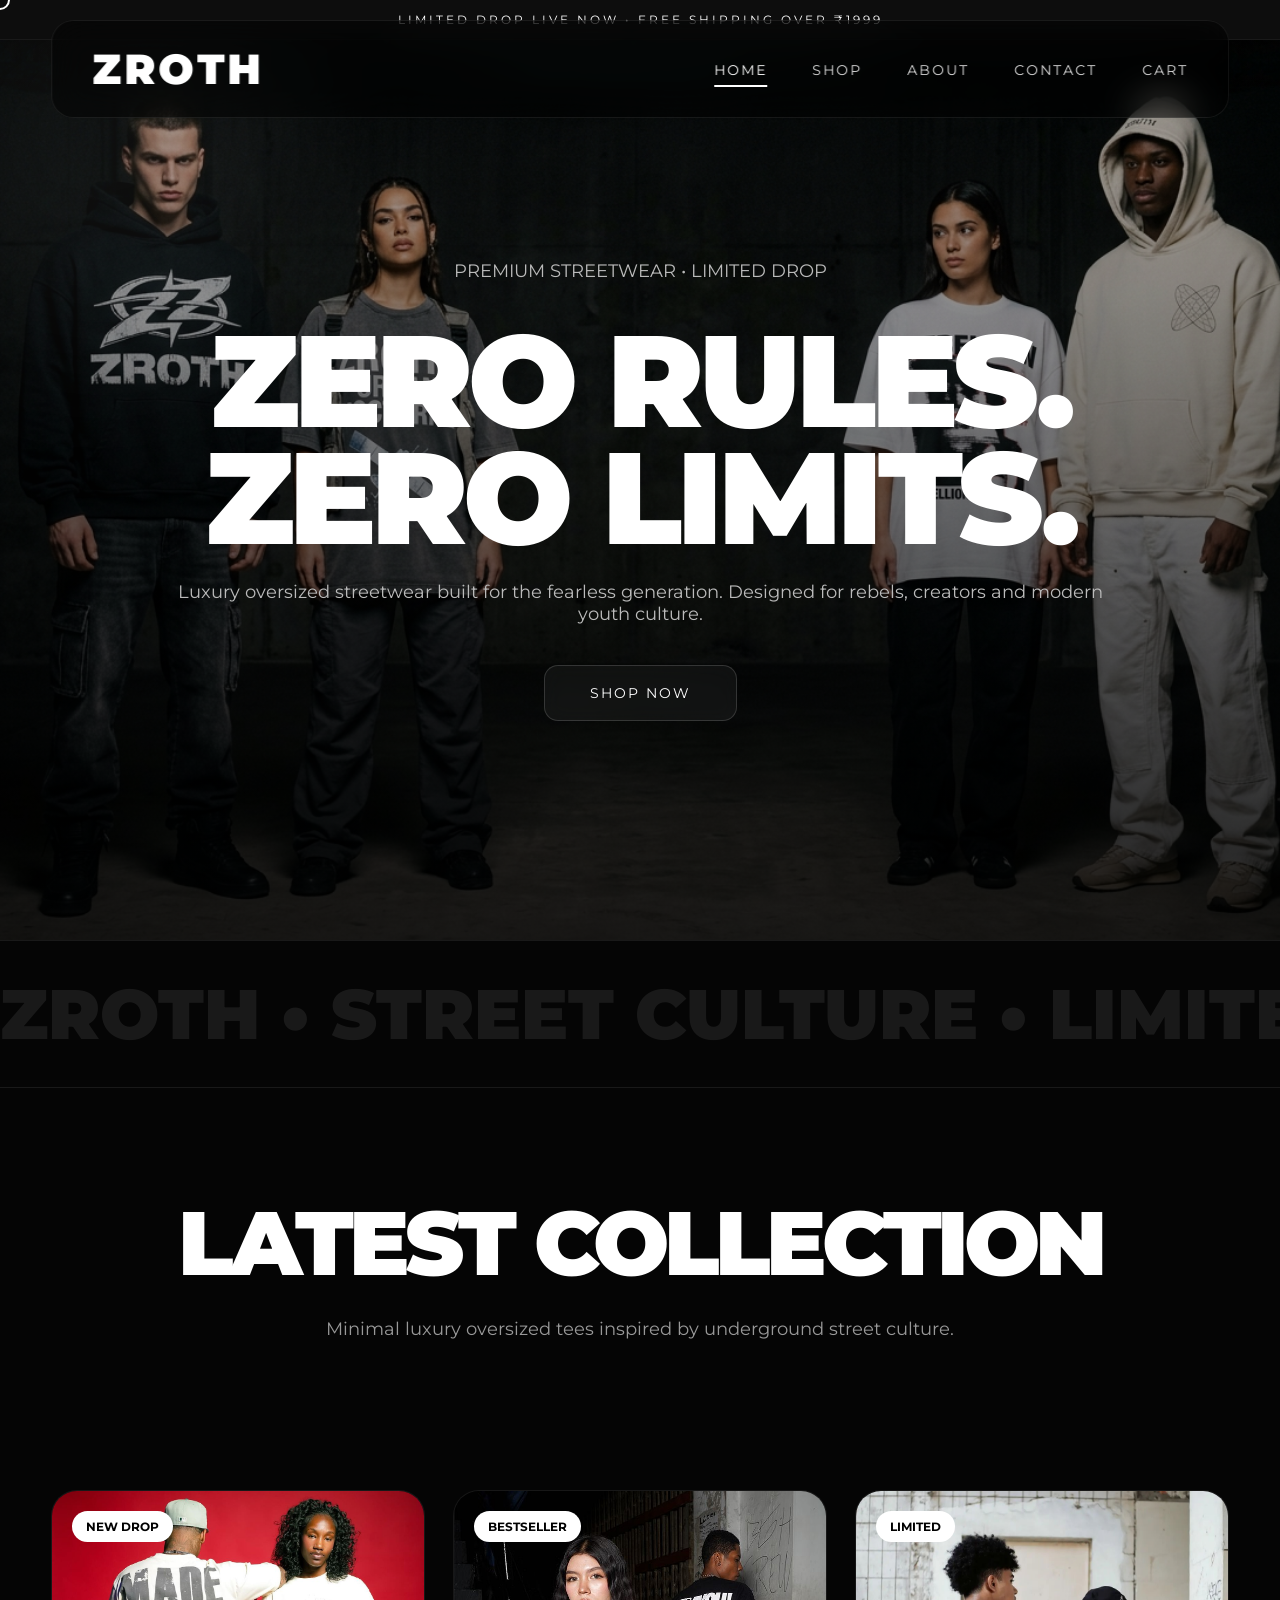
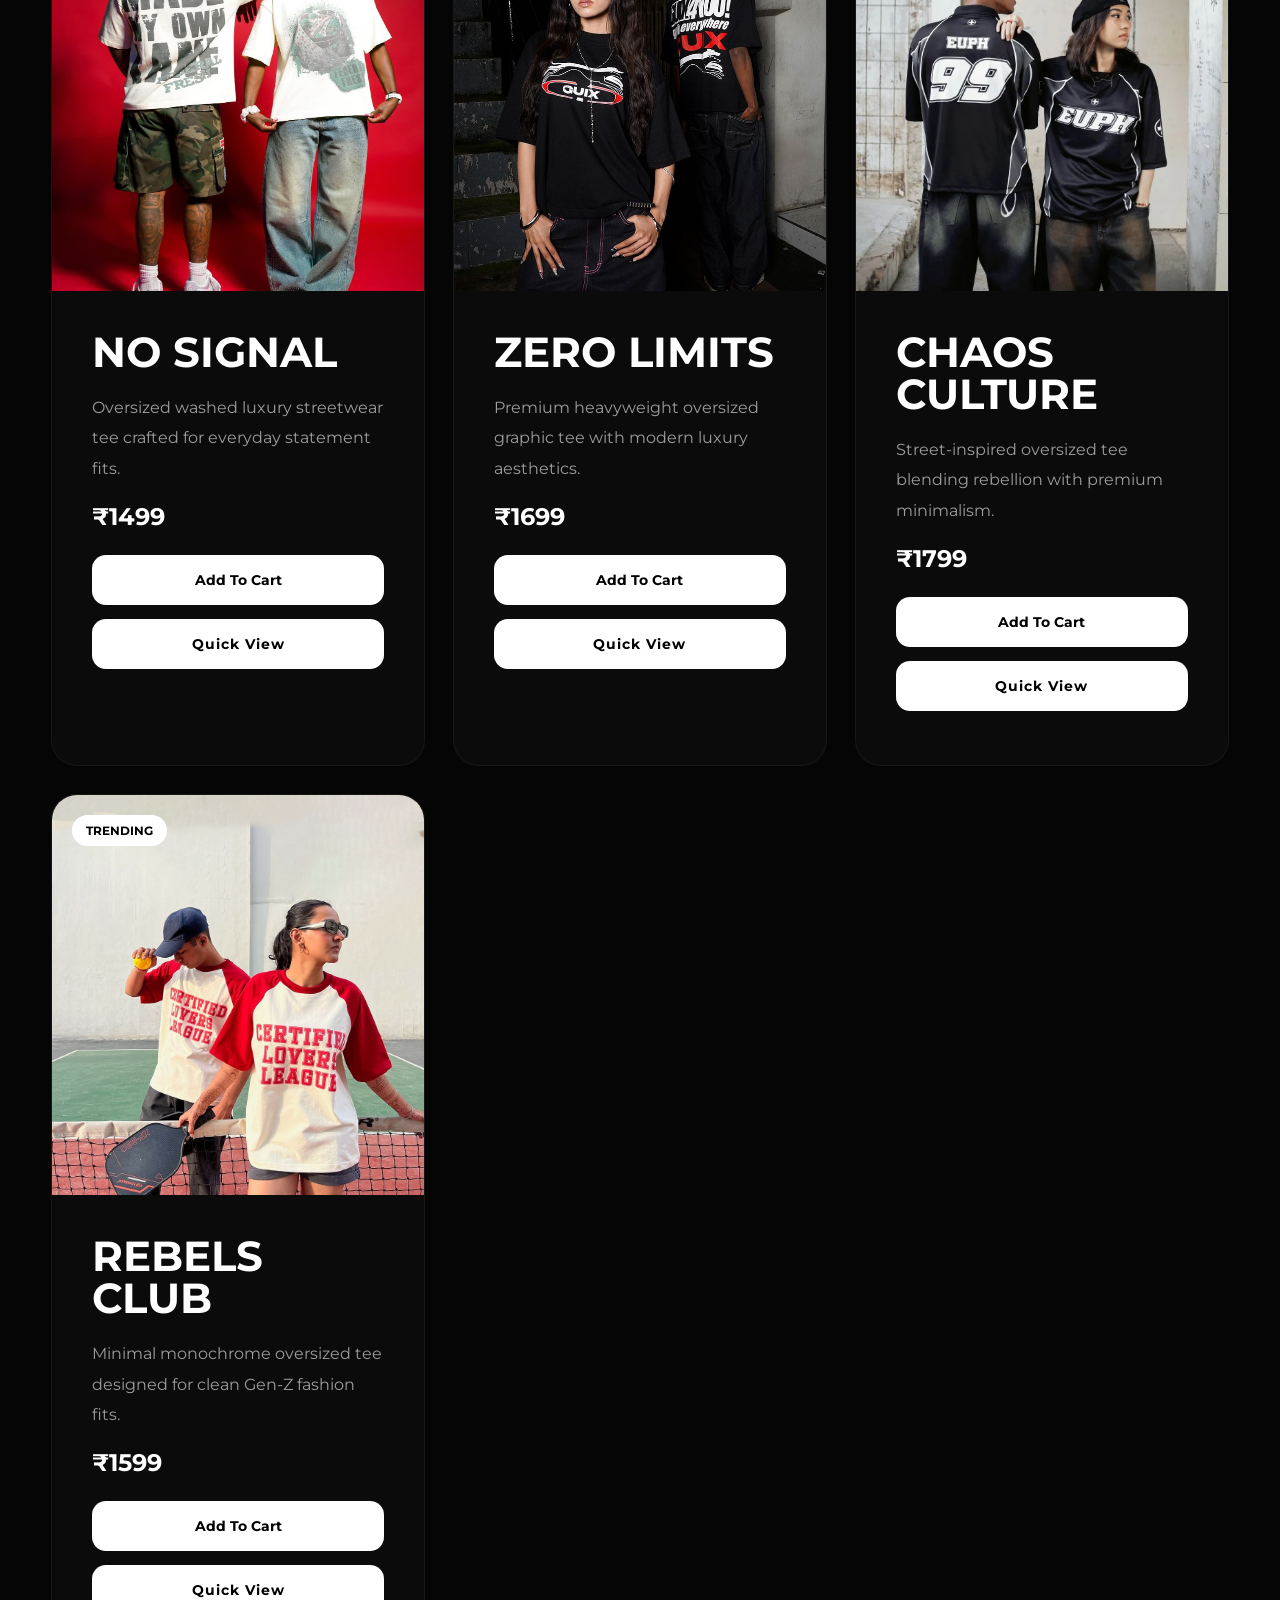
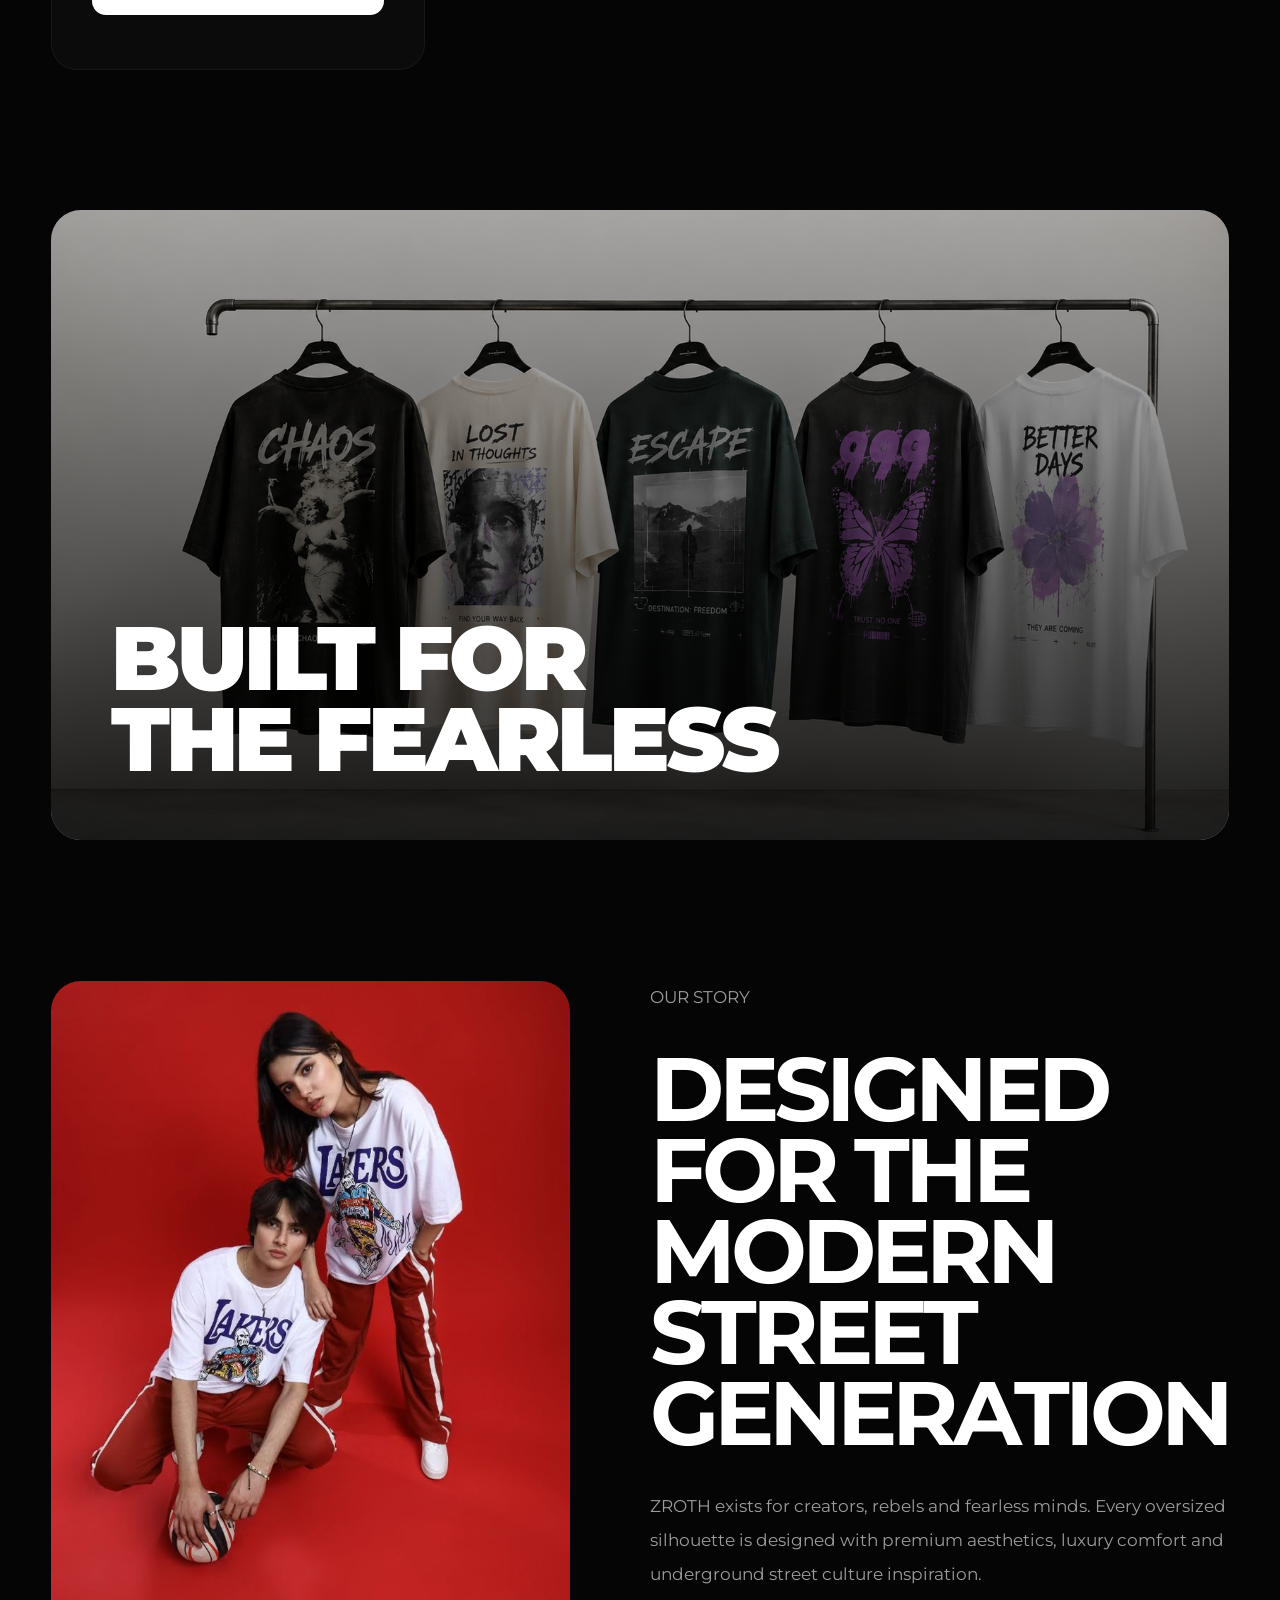
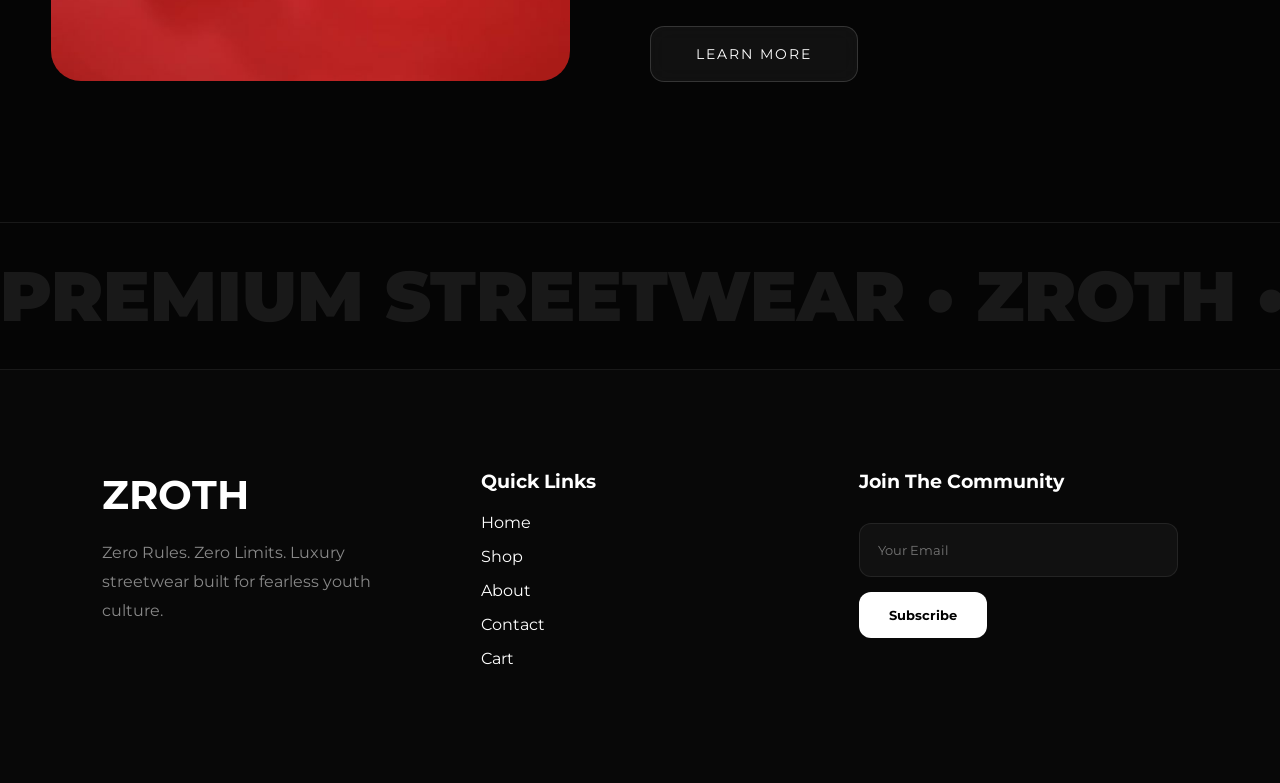
<file: index.html>
<!DOCTYPE html>
<html lang="en">

<head>

<meta charset="UTF-8">
<meta name="viewport" content="width=device-width, initial-scale=1.0">

<title>ZROTH — Zero Rules. Zero Limits.</title>

<link rel="stylesheet" href="css/style.css">
<link rel="stylesheet" href="css/responsive.css">
<link rel="stylesheet" href="css/animations.css">

<link rel="preconnect" href="https://fonts.googleapis.com">

<link href="https://fonts.googleapis.com/css2?family=Montserrat:wght@300;400;500;700;900&display=swap" rel="stylesheet">

</head>

<body>

<!-- LOADER -->

<div class="loader">
<h1>ZROTH</h1>
</div>

<!-- CUSTOM CURSOR -->

<div class="cursor"></div>

<!-- ANNOUNCEMENT -->

<div class="announcement">
LIMITED DROP LIVE NOW • FREE SHIPPING OVER ₹1999
</div>

<!-- NAVBAR -->

<header>

<nav class="navbar">

<div class="logo">
<a href="index.html">ZROTH</a>
</div>

<ul class="nav-links">

<li><a href="index.html" class="active">HOME</a></li>

<li><a href="shop.html">SHOP</a></li>

<li><a href="about.html">ABOUT</a></li>

<li><a href="contact.html">CONTACT</a></li>

<li><a href="cart.html">CART</a></li>

</ul>

</nav>

</header>

<!-- HERO SECTION -->

<section class="hero">

<div class="hero-content">

<p class="shop-tag">
PREMIUM STREETWEAR • LIMITED DROP
</p>

<h1>
ZERO RULES.<br>
ZERO LIMITS.
</h1>

<p>
Luxury oversized streetwear built for the fearless generation.
Designed for rebels, creators and modern youth culture.
</p>

<a href="shop.html" class="btn">
SHOP NOW
</a>

</div>

</section>

<!-- MARQUEE -->

<section class="marquee">

<div class="marquee-track">

ZROTH • STREET CULTURE • LIMITED DROP • PREMIUM OVERSIZED T-SHIRTS • ZERO RULES • ZERO LIMITS • ZROTH •

</div>

</section>

<!-- COLLECTION TITLE -->

<section class="section-title">

<h2>
LATEST COLLECTION
</h2>

<p>
Minimal luxury oversized tees inspired by underground street culture.
</p>

</section>

<!-- PRODUCTS -->

<section class="products">

<!-- PRODUCT 1 -->

<div class="card">

<div class="badge">
NEW DROP
</div>

<img src="assets/product1.jpg" alt="">

<div class="product-info">

<h3>
NO SIGNAL
</h3>

<p>
Oversized washed luxury streetwear tee crafted for everyday statement fits.
</p>

<span>
₹1499
</span>

<button class="add-to-cart">
Add To Cart
</button>

<button class="quick-btn"
onclick="window.location.href='product.html?id=1'">
Quick View
</button>

</div>

</div>

<!-- PRODUCT 2 -->

<div class="card">

<div class="badge">
BESTSELLER
</div>

<img src="assets/product2.jpg" alt="">

<div class="product-info">

<h3>
ZERO LIMITS
</h3>

<p>
Premium heavyweight oversized graphic tee with modern luxury aesthetics.
</p>

<span>
₹1699
</span>

<button class="add-to-cart">
Add To Cart
</button>

<button class="quick-btn"
onclick="window.location.href='product.html?id=2'">
Quick View
</button>

</div>

</div>

<!-- PRODUCT 3 -->

<div class="card">

<div class="badge">
LIMITED
</div>

<img src="assets/product3.jpg" alt="">

<div class="product-info">

<h3>
CHAOS CULTURE
</h3>

<p>
Street-inspired oversized tee blending rebellion with premium minimalism.
</p>

<span>
₹1799
</span>

<button class="add-to-cart">
Add To Cart
</button>

<button class="quick-btn"
onclick="window.location.href='product.html?id=3'">
Quick View
</button>

</div>

</div>

<!-- PRODUCT 4 -->

<div class="card">

<div class="badge">
TRENDING
</div>

<img src="assets/product4.jpg" alt="">

<div class="product-info">

<h3>
REBELS CLUB
</h3>

<p>
Minimal monochrome oversized tee designed for clean Gen-Z fashion fits.
</p>

<span>
₹1599
</span>

<button class="add-to-cart">
Add To Cart
</button>

<button class="quick-btn"
onclick="window.location.href='product.html?id=4'">
Quick View
</button>

</div>

</div>

</section>

<!-- BANNER SECTION -->

<section class="banner-section">

<img src="assets/banner.jpg" alt="">

<div class="banner-overlay">

<h2>
BUILT FOR<br>
THE FEARLESS
</h2>

</div>

</section>

<!-- EDITORIAL -->

<section class="editorial">

<div class="editorial-image">

<img src="assets/model1.jpg" alt="">

</div>

<div class="editorial-text">

<p class="shop-tag">
OUR STORY
</p>

<h2>
DESIGNED FOR THE MODERN STREET GENERATION
</h2>

<p>

ZROTH exists for creators, rebels and fearless minds.
Every oversized silhouette is designed with premium aesthetics,
luxury comfort and underground street culture inspiration.

</p>

<a href="about.html" class="btn">
LEARN MORE
</a>

</div>

</section>

<!-- SECOND MARQUEE -->

<section class="marquee">

<div class="marquee-track">

PREMIUM STREETWEAR • ZROTH • LUXURY OVERSIZED TEES • FEARLESS CULTURE • LIMITED COLLECTION •

</div>

</section>

<!-- FOOTER -->

<footer>

<div class="footer-grid">

<div>

<h2>
ZROTH
</h2>

<p>
Zero Rules. Zero Limits.
Luxury streetwear built for fearless youth culture.
</p>

</div>

<div>

<h3>
Quick Links
</h3>

<ul>

<li><a href="index.html">Home</a></li>

<li><a href="shop.html">Shop</a></li>

<li><a href="about.html">About</a></li>

<li><a href="contact.html">Contact</a></li>

<li><a href="cart.html">Cart</a></li>

</ul>

</div>

<div>

<h3>
Join The Community
</h3>

<input type="email" placeholder="Your Email">

<button>
Subscribe
</button>

</div>

</div>

</footer>

<script src="js/app.js"></script>

</body>
</html>
</file>
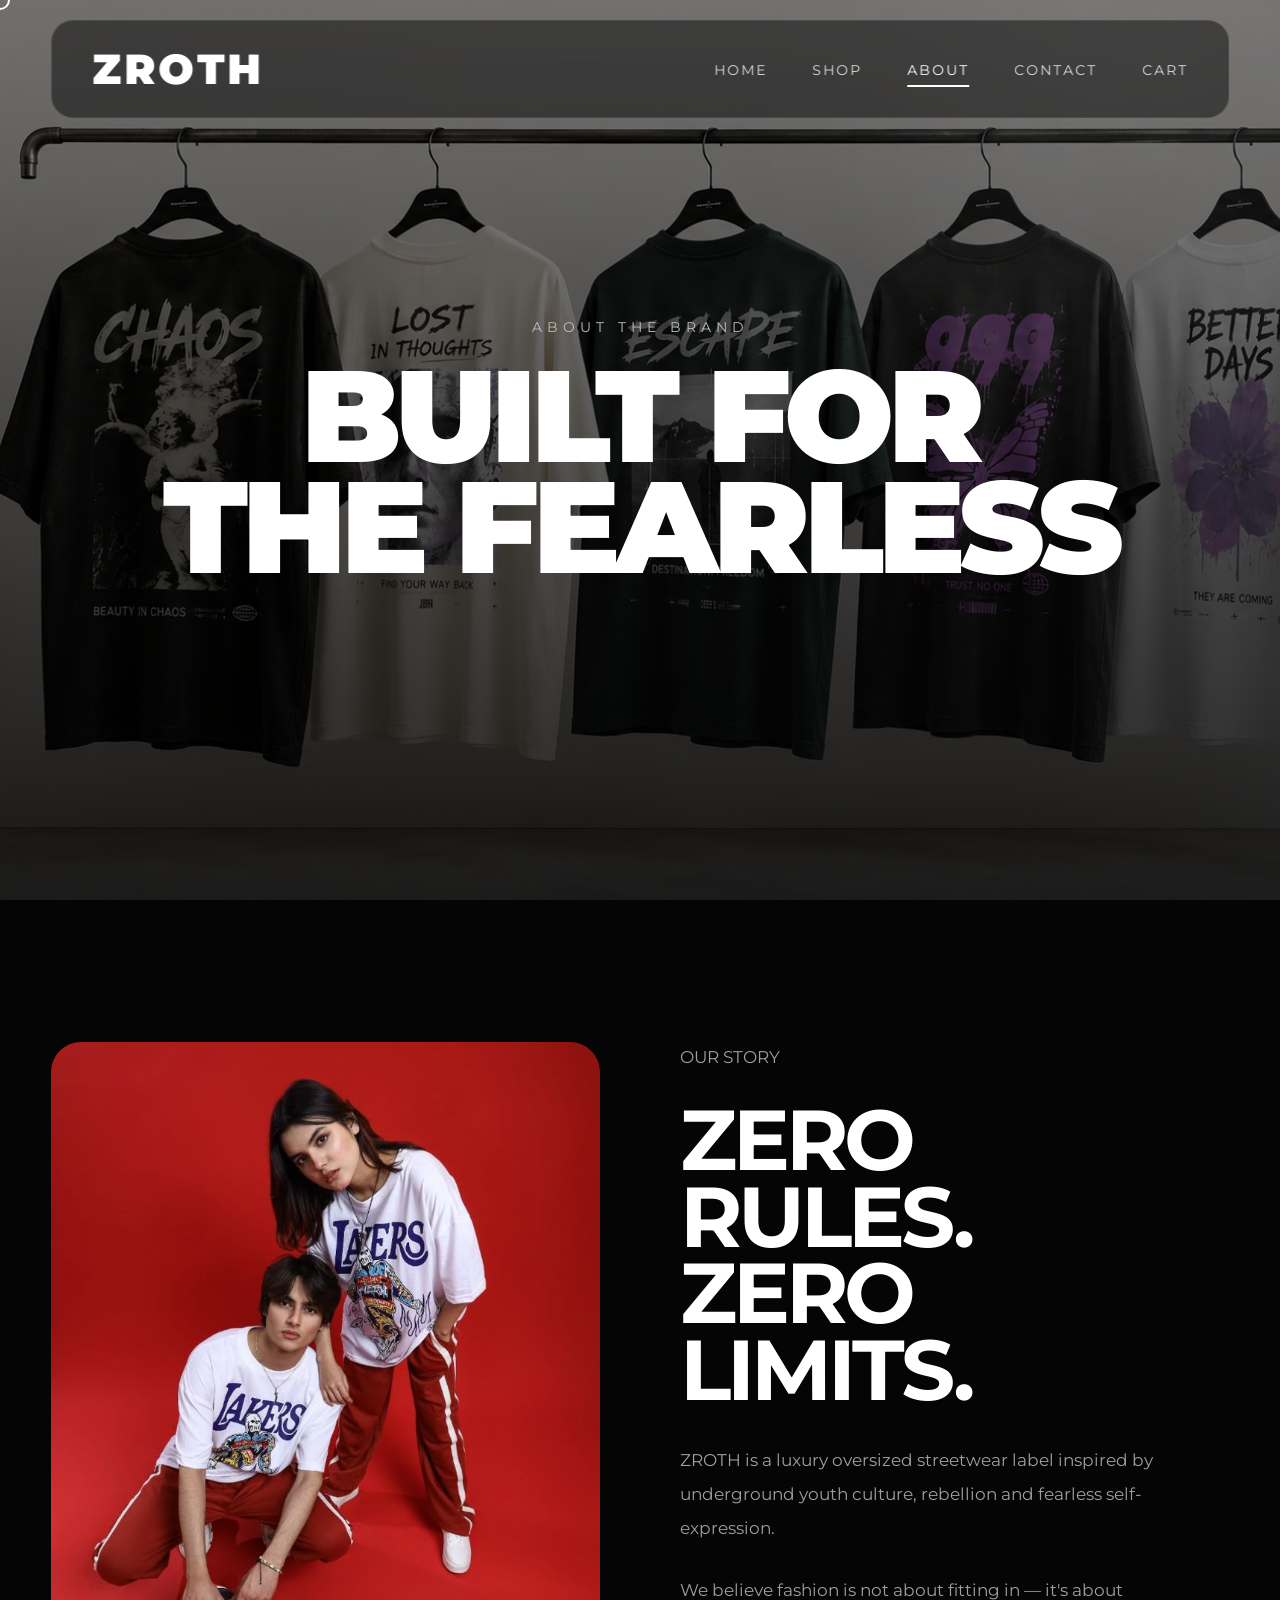
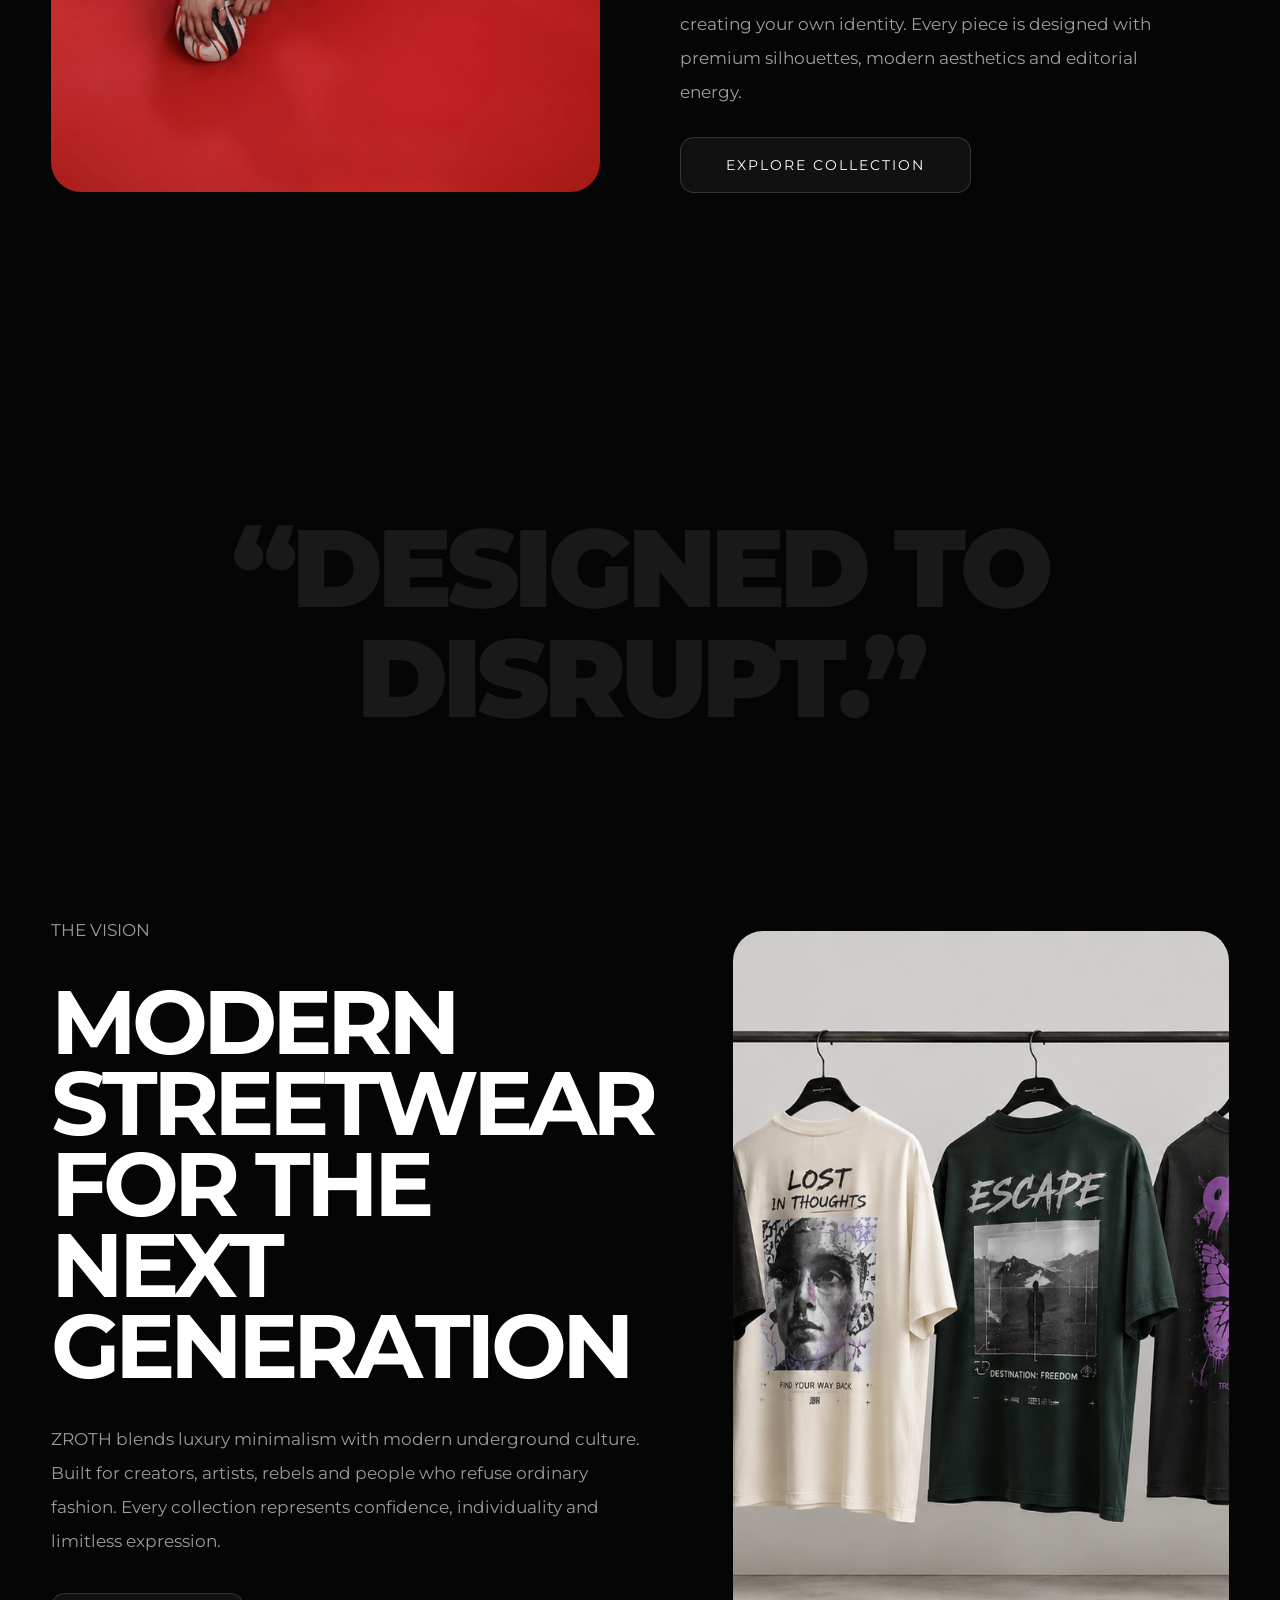
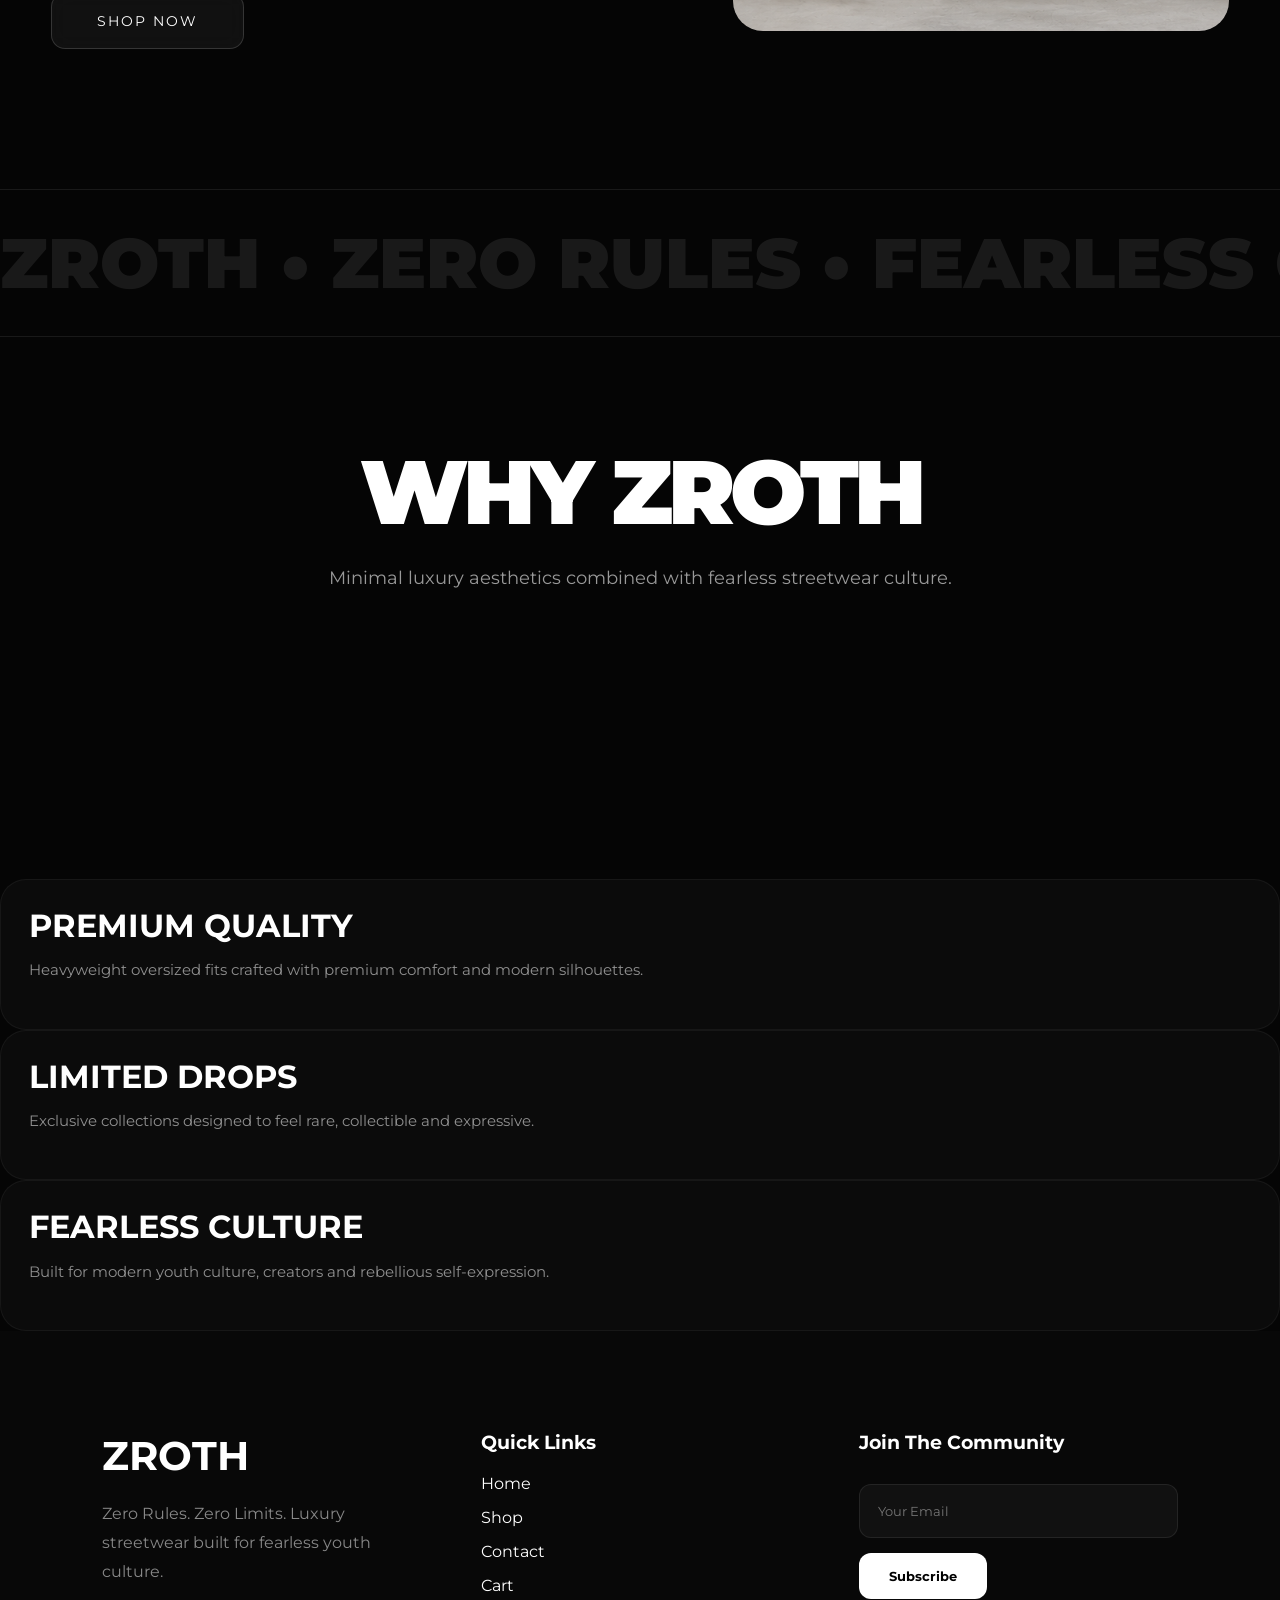
<file: about.html>
<!DOCTYPE html>
<html lang="en">

<head>

<meta charset="UTF-8">
<meta name="viewport" content="width=device-width, initial-scale=1.0">

<title>About — ZROTH</title>

<link rel="stylesheet" href="css/style.css">
<link rel="stylesheet" href="css/responsive.css">
<link rel="stylesheet" href="css/animations.css">

<link rel="preconnect" href="https://fonts.googleapis.com">

<link href="https://fonts.googleapis.com/css2?family=Montserrat:wght@300;400;500;700;900&display=swap" rel="stylesheet">

</head>

<body>

<!-- LOADER -->

<div class="loader">
<h1>ZROTH</h1>
</div>

<!-- CUSTOM CURSOR -->

<div class="cursor"></div>

<!-- NAVBAR -->

<header>

<nav class="navbar">

<div class="logo">
<a href="index.html">ZROTH</a>
</div>

<ul class="nav-links">

<li><a href="index.html">HOME</a></li>

<li><a href="shop.html">SHOP</a></li>

<li><a href="about.html" class="active">ABOUT</a></li>

<li><a href="contact.html">CONTACT</a></li>

<li><a href="cart.html">CART</a></li>

</ul>

</nav>

</header>

<!-- HERO -->

<section class="about-hero">

<div class="overlay"></div>

<div class="about-content">

<p class="small-text">
ABOUT THE BRAND
</p>

<h1>
BUILT FOR<br>
THE FEARLESS
</h1>

</div>

</section>

<!-- STORY SECTION -->

<section class="about-grid">

<div class="about-image">

<img src="assets/model1.jpg" alt="">

</div>

<div class="about-text">

<p class="shop-tag">
OUR STORY
</p>

<h2>
ZERO RULES.<br>
ZERO LIMITS.
</h2>

<p>

ZROTH is a luxury oversized streetwear label inspired by underground youth culture, rebellion and fearless self-expression.

</p>

<p>

We believe fashion is not about fitting in —
it's about creating your own identity.
Every piece is designed with premium silhouettes,
modern aesthetics and editorial energy.

</p>

<a href="shop.html" class="btn">
EXPLORE COLLECTION
</a>

</div>

</section>

<!-- QUOTE SECTION -->

<section class="quote-section">

<h2>
“DESIGNED TO DISRUPT.”
</h2>

</section>

<!-- SECOND EDITORIAL -->

<section class="editorial">

<div class="editorial-text">

<p class="shop-tag">
THE VISION
</p>

<h2>
MODERN STREETWEAR FOR THE NEXT GENERATION
</h2>

<p>

ZROTH blends luxury minimalism with modern underground culture.
Built for creators, artists, rebels and people who refuse ordinary fashion.

Every collection represents confidence, individuality and limitless expression.

</p>

<a href="shop.html" class="btn">
SHOP NOW
</a>

</div>

<div class="editorial-image">

<img src="assets/banner.jpg" alt="">

</div>

</section>

<!-- MARQUEE -->

<section class="marquee">

<div class="marquee-track">

ZROTH • ZERO RULES • FEARLESS CULTURE • PREMIUM STREETWEAR • LUXURY OVERSIZED FASHION •

</div>

</section>

<!-- VALUES SECTION -->

<section class="section-title">

<h2>
WHY ZROTH
</h2>

<p>
Minimal luxury aesthetics combined with fearless streetwear culture.
</p>

</section>

<!-- <section class="products"> -->
     <section class="products about-page-cards"></section>

<!-- CARD 1 -->

<div class="card">

<div class="product-info">

<h3>
PREMIUM QUALITY
</h3>

<p>

Heavyweight oversized fits crafted with premium comfort and modern silhouettes.

</p>

</div>

</div>

<!-- CARD 2 -->

<div class="card">

<div class="product-info">

<h3>
LIMITED DROPS
</h3>

<p>

Exclusive collections designed to feel rare, collectible and expressive.

</p>

</div>

</div>

<!-- CARD 3 -->

<div class="card">

<div class="product-info">

<h3>
FEARLESS CULTURE
</h3>

<p>

Built for modern youth culture, creators and rebellious self-expression.

</p>

</div>

</div>

</section>

<!-- FOOTER -->

<footer>

<div class="footer-grid">

<div>

<h2>
ZROTH
</h2>

<p>

Zero Rules. Zero Limits.
Luxury streetwear built for fearless youth culture.

</p>

</div>

<div>

<h3>
Quick Links
</h3>

<ul>

<li><a href="index.html">Home</a></li>

<li><a href="shop.html">Shop</a></li>

<li><a href="contact.html">Contact</a></li>

<li><a href="cart.html">Cart</a></li>

</ul>

</div>

<div>

<h3>
Join The Community
</h3>

<input type="email" placeholder="Your Email">

<button>
Subscribe
</button>

</div>

</div>

</footer>

<script src="js/app.js"></script>

</body>
</html>
</file>
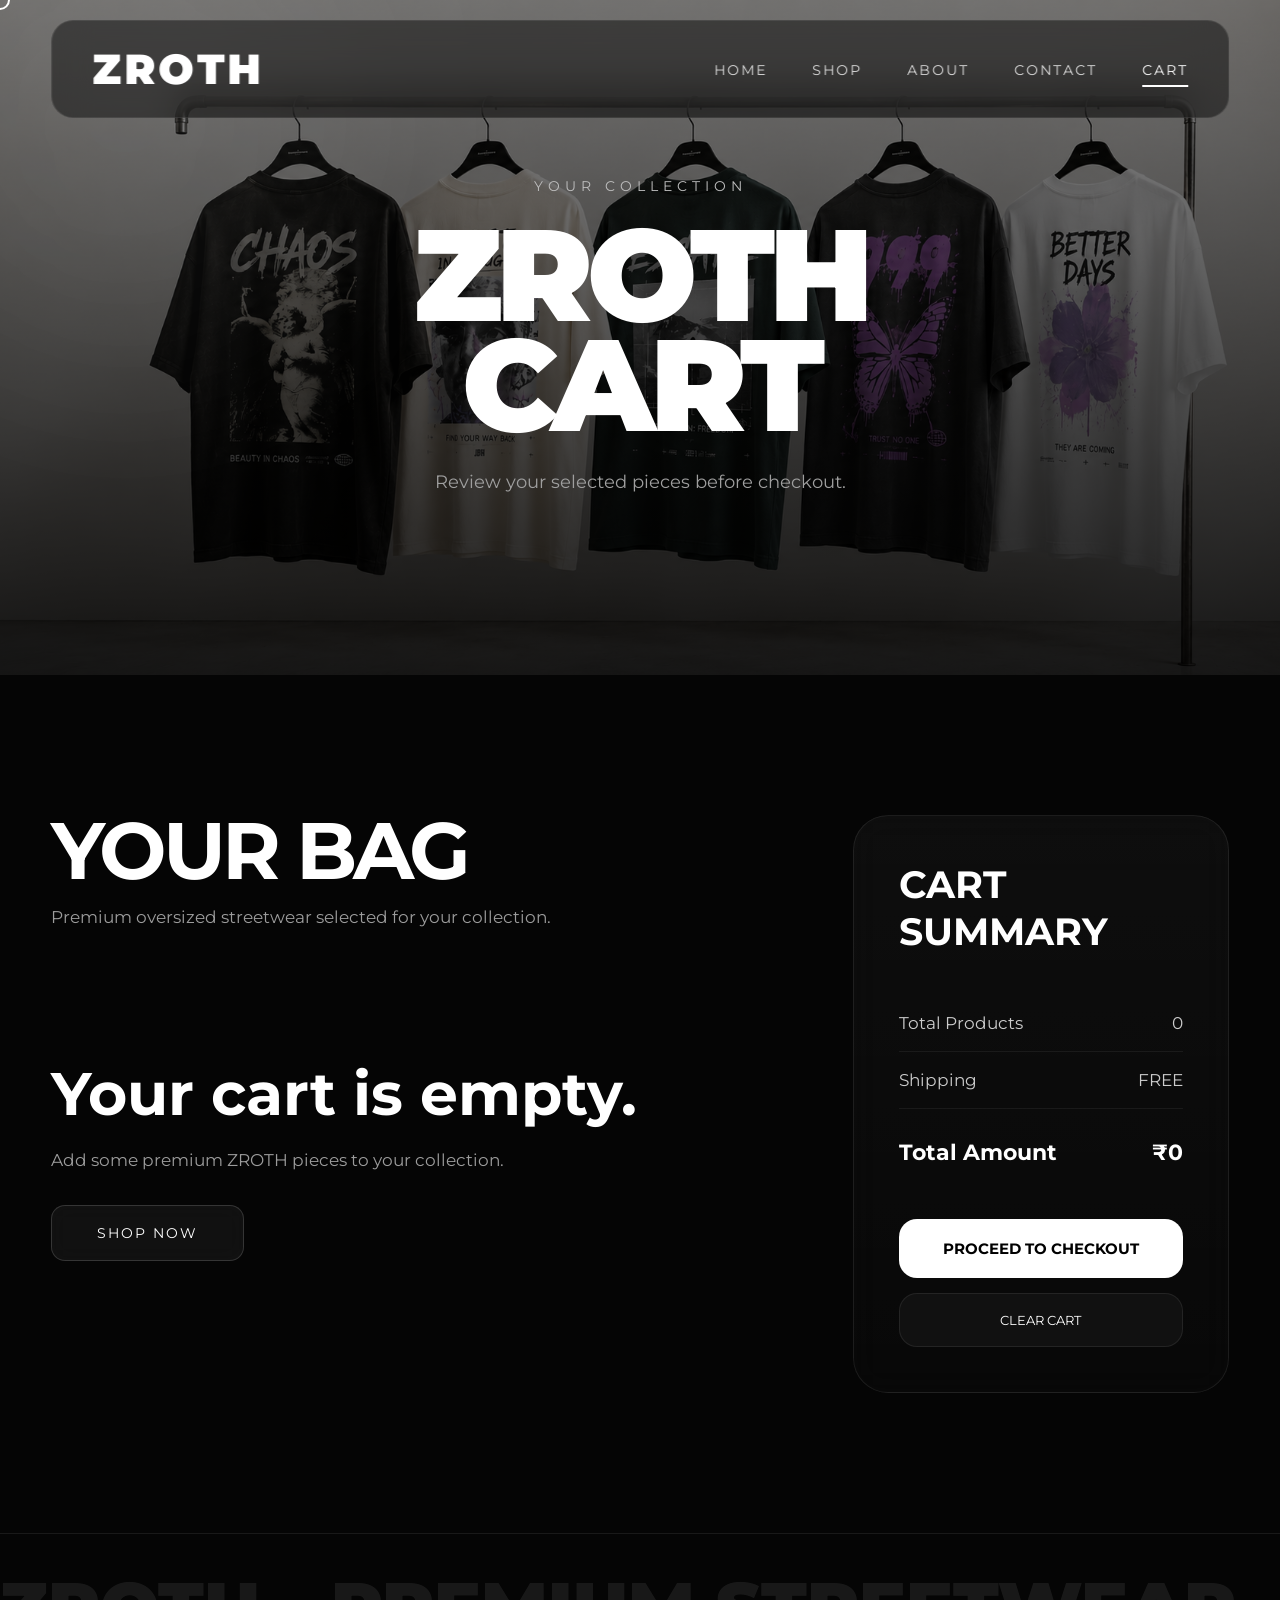
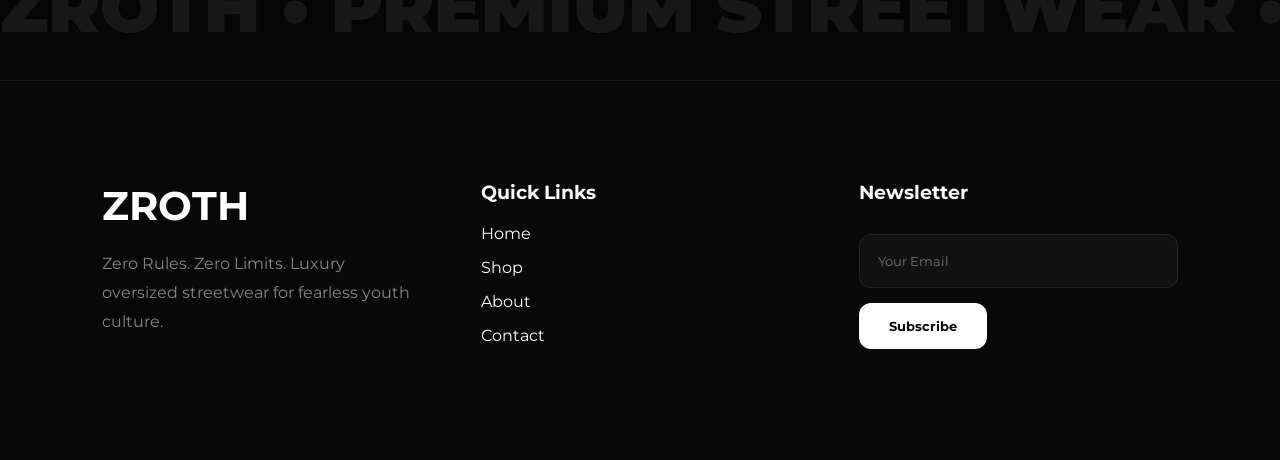
<file: cart.html>
<!DOCTYPE html>
<html lang="en">

<head>

<meta charset="UTF-8">
<meta name="viewport" content="width=device-width, initial-scale=1.0">

<title>Cart — ZROTH</title>

<link rel="stylesheet" href="css/style.css">
<link rel="stylesheet" href="css/responsive.css">
<link rel="stylesheet" href="css/animations.css">

<link rel="preconnect" href="https://fonts.googleapis.com">

<link href="https://fonts.googleapis.com/css2?family=Montserrat:wght@300;400;500;700;900&display=swap" rel="stylesheet">

</head>

<body>

<!-- LOADER -->

<div class="loader">
<h1>ZROTH</h1>
</div>

<!-- CURSOR -->

<div class="cursor"></div>

<!-- NAVBAR -->

<header>

<nav class="navbar">

<div class="logo">
<a href="index.html">ZROTH</a>
</div>

<ul class="nav-links">

<li><a href="index.html">HOME</a></li>

<li><a href="shop.html">SHOP</a></li>

<li><a href="about.html">ABOUT</a></li>

<li><a href="contact.html">CONTACT</a></li>

<li><a href="cart.html" class="active">CART</a></li>

</ul>

</nav>

</header>

<!-- HERO -->

<section class="contact-hero cart-hero">

<div class="overlay"></div>

<div class="contact-hero-content">

<p class="small-text">
YOUR COLLECTION
</p>

<h1>
ZROTH<br>
CART
</h1>

<p class="contact-subtext">

Review your selected pieces before checkout.

</p>

</div>

</section>

<!-- CART -->

<section class="cart-page">

<!-- LEFT -->

<div>

<div class="cart-header">

<h1>
YOUR BAG
</h1>

<p>
Premium oversized streetwear selected for your collection.
</p>

</div>

<div id="cartItems"></div>

</div>

<!-- RIGHT -->

<div class="cart-summary">

<h2>
CART SUMMARY
</h2>

<div class="summary-row">

<span>Total Products</span>

<span id="totalProducts">
0
</span>

</div>

<div class="summary-row">

<span>Shipping</span>

<span>
FREE
</span>

</div>

<div class="summary-row total-row">

<span>Total Amount</span>

<span id="totalPrice">
₹0
</span>

</div>

<button class="checkout-btn">
PROCEED TO CHECKOUT
</button>

<button class="clear-cart-btn" onclick="clearCart()">
CLEAR CART
</button>

</div>

</section>

<!-- MARQUEE -->

<section class="marquee">

<div class="marquee-track">

ZROTH • PREMIUM STREETWEAR • LIMITED DROP • FEARLESS CULTURE • OVERSIZED FASHION •

</div>

</section>

<!-- FOOTER -->

<footer>

<div class="footer-grid">

<div>

<h2>
ZROTH
</h2>

<p>
Zero Rules. Zero Limits.
Luxury oversized streetwear for fearless youth culture.
</p>

</div>

<div>

<h3>
Quick Links
</h3>

<ul>

<li><a href="index.html">Home</a></li>

<li><a href="shop.html">Shop</a></li>

<li><a href="about.html">About</a></li>

<li><a href="contact.html">Contact</a></li>

</ul>

</div>

<div>

<h3>
Newsletter
</h3>

<input type="email" placeholder="Your Email">

<button>
Subscribe
</button>

</div>

</div>

</footer>

<script>

let cart = JSON.parse(localStorage.getItem("zrothCart")) || [];

const cartContainer = document.getElementById("cartItems");

const totalPrice = document.getElementById("totalPrice");

const totalProducts = document.getElementById("totalProducts");

function renderCart(){

cartContainer.innerHTML = "";

let total = 0;

if(cart.length === 0){

cartContainer.innerHTML = `

<div class="empty-cart">

<h2>
Your cart is empty.
</h2>

<p>
Add some premium ZROTH pieces to your collection.
</p>

<a href="shop.html" class="btn">
SHOP NOW
</a>

</div>

`;

totalPrice.innerText = "₹0";
totalProducts.innerText = "0";

return;

}

cart.forEach((item,index)=>{

total += parseInt(item.price.replace("₹",""));

cartContainer.innerHTML += `

<div class="cart-item">

<img src="${item.image}">

<div class="cart-info">

<h3>${item.name}</h3>

<p>${item.price}</p>

<p>Size: ${item.size}</p>

</div>

<button class="remove-btn" onclick="removeItem(${index})">
REMOVE
</button>

</div>

`;

});

totalPrice.innerText = "₹" + total;

totalProducts.innerText = cart.length;

}

function removeItem(index){

cart.splice(index,1);

localStorage.setItem("zrothCart",JSON.stringify(cart));

renderCart();

}

function clearCart(){

cart = [];

localStorage.setItem("zrothCart",JSON.stringify(cart));

renderCart();

}

renderCart();

</script>

<script src="js/app.js"></script>

</body>
</html>
</file>
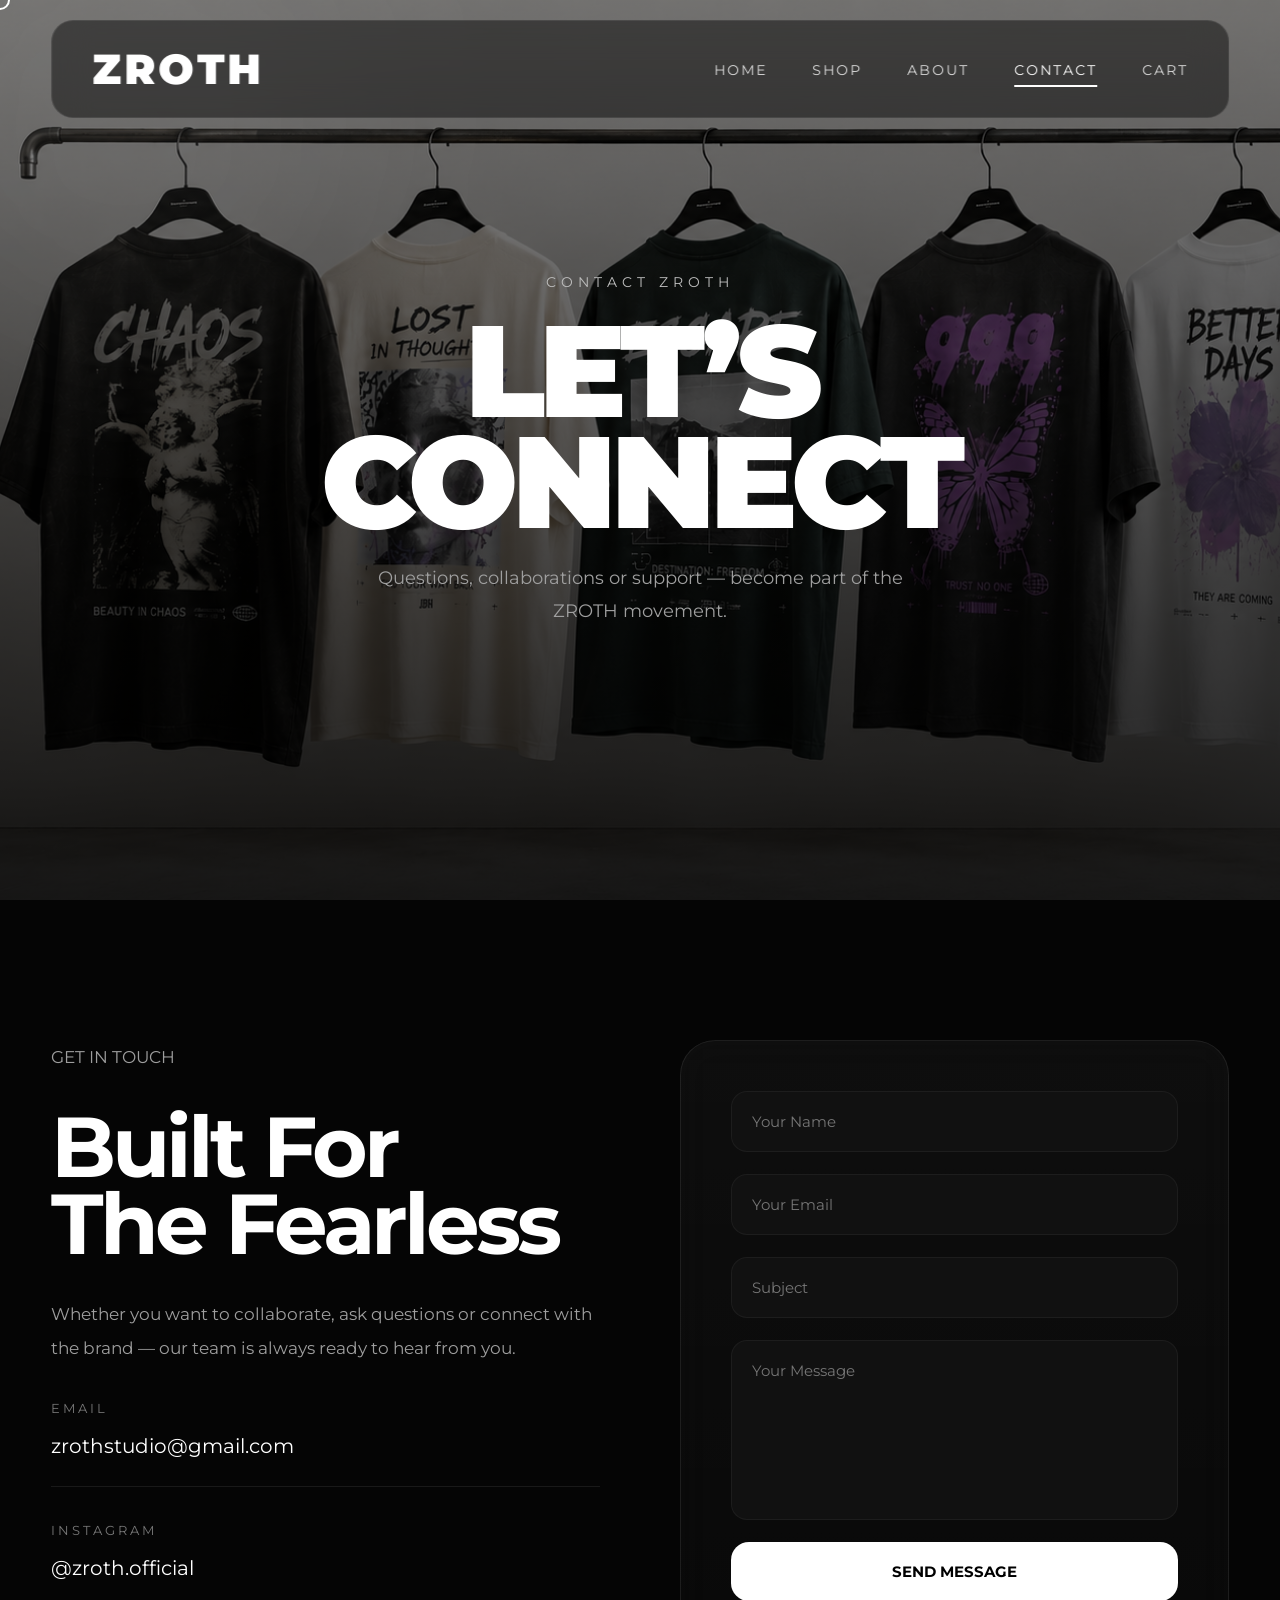
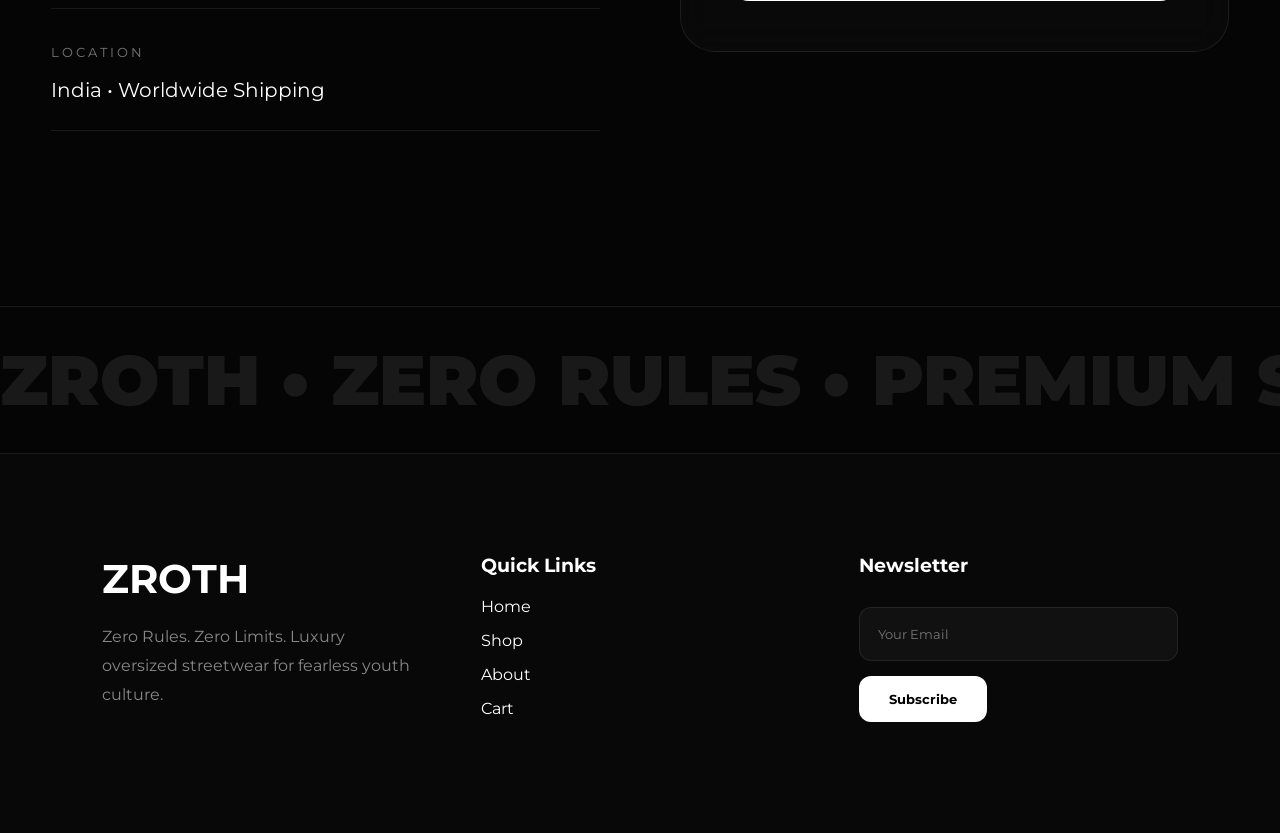
<file: contact.html>
<!DOCTYPE html>
<html lang="en">

<head>

<meta charset="UTF-8">
<meta name="viewport" content="width=device-width, initial-scale=1.0">

<title>Contact — ZROTH</title>

<link rel="stylesheet" href="css/style.css">
<link rel="stylesheet" href="css/responsive.css">
<link rel="stylesheet" href="css/animations.css">

<link rel="preconnect" href="https://fonts.googleapis.com">

<link href="https://fonts.googleapis.com/css2?family=Montserrat:wght@300;400;500;700;900&display=swap" rel="stylesheet">

</head>

<body>

<!-- LOADER -->

<div class="loader">
<h1>ZROTH</h1>
</div>

<!-- CURSOR -->

<div class="cursor"></div>

<!-- NAVBAR -->

<header>

<nav class="navbar">

<div class="logo">
<a href="index.html">ZROTH</a>
</div>

<ul class="nav-links">

<li><a href="index.html">HOME</a></li>

<li><a href="shop.html">SHOP</a></li>

<li><a href="about.html">ABOUT</a></li>

<li><a href="contact.html" class="active">CONTACT</a></li>

<li><a href="cart.html">CART</a></li>

</ul>

</nav>

</header>

<!-- HERO -->

<section class="contact-hero">

<div class="overlay"></div>

<div class="contact-hero-content">

<p class="small-text">
CONTACT ZROTH
</p>

<h1>
LET’S<br>
CONNECT
</h1>

<p class="contact-subtext">

Questions, collaborations or support —
become part of the ZROTH movement.

</p>

</div>

</section>

<!-- CONTACT SECTION -->

<section class="contact-wrapper">

<!-- LEFT -->

<div class="contact-info">

<p class="shop-tag">
GET IN TOUCH
</p>

<h2>
Built For<br>
The Fearless
</h2>

<p>

Whether you want to collaborate,
ask questions or connect with the brand —
our team is always ready to hear from you.

</p>

<div class="contact-box">

<span>Email</span>

<p>
zrothstudio@gmail.com
</p>

</div>

<div class="contact-box">

<span>Instagram</span>

<p>
@zroth.official
</p>

</div>

<div class="contact-box">

<span>Location</span>

<p>
India • Worldwide Shipping
</p>

</div>

</div>

<!-- RIGHT -->

<div class="contact-form-box">

<form id="contactForm">

<input type="text" placeholder="Your Name" required>

<input type="email" placeholder="Your Email" required>

<input type="text" placeholder="Subject">

<textarea placeholder="Your Message" required></textarea>

<button type="submit">
SEND MESSAGE
</button>

</form>

</div>

</section>

<!-- MARQUEE -->

<section class="marquee">

<div class="marquee-track">

ZROTH • ZERO RULES • PREMIUM STREETWEAR • FEARLESS CULTURE • LIMITED DROP •

</div>

</section>

<!-- FOOTER -->

<footer>

<div class="footer-grid">

<div>

<h2>ZROTH</h2>

<p>
Zero Rules. Zero Limits.
Luxury oversized streetwear for fearless youth culture.
</p>

</div>

<div>

<h3>
Quick Links
</h3>

<ul>

<li><a href="index.html">Home</a></li>

<li><a href="shop.html">Shop</a></li>

<li><a href="about.html">About</a></li>

<li><a href="cart.html">Cart</a></li>

</ul>

</div>

<div>

<h3>
Newsletter
</h3>

<input type="email" placeholder="Your Email">

<button>
Subscribe
</button>

</div>

</div>

</footer>

<script>

document.getElementById("contactForm")
.addEventListener("submit", function(e){

e.preventDefault();

alert("Message Sent Successfully!");

});

</script>

<script src="js/app.js"></script>

</body>
</html>
</file>
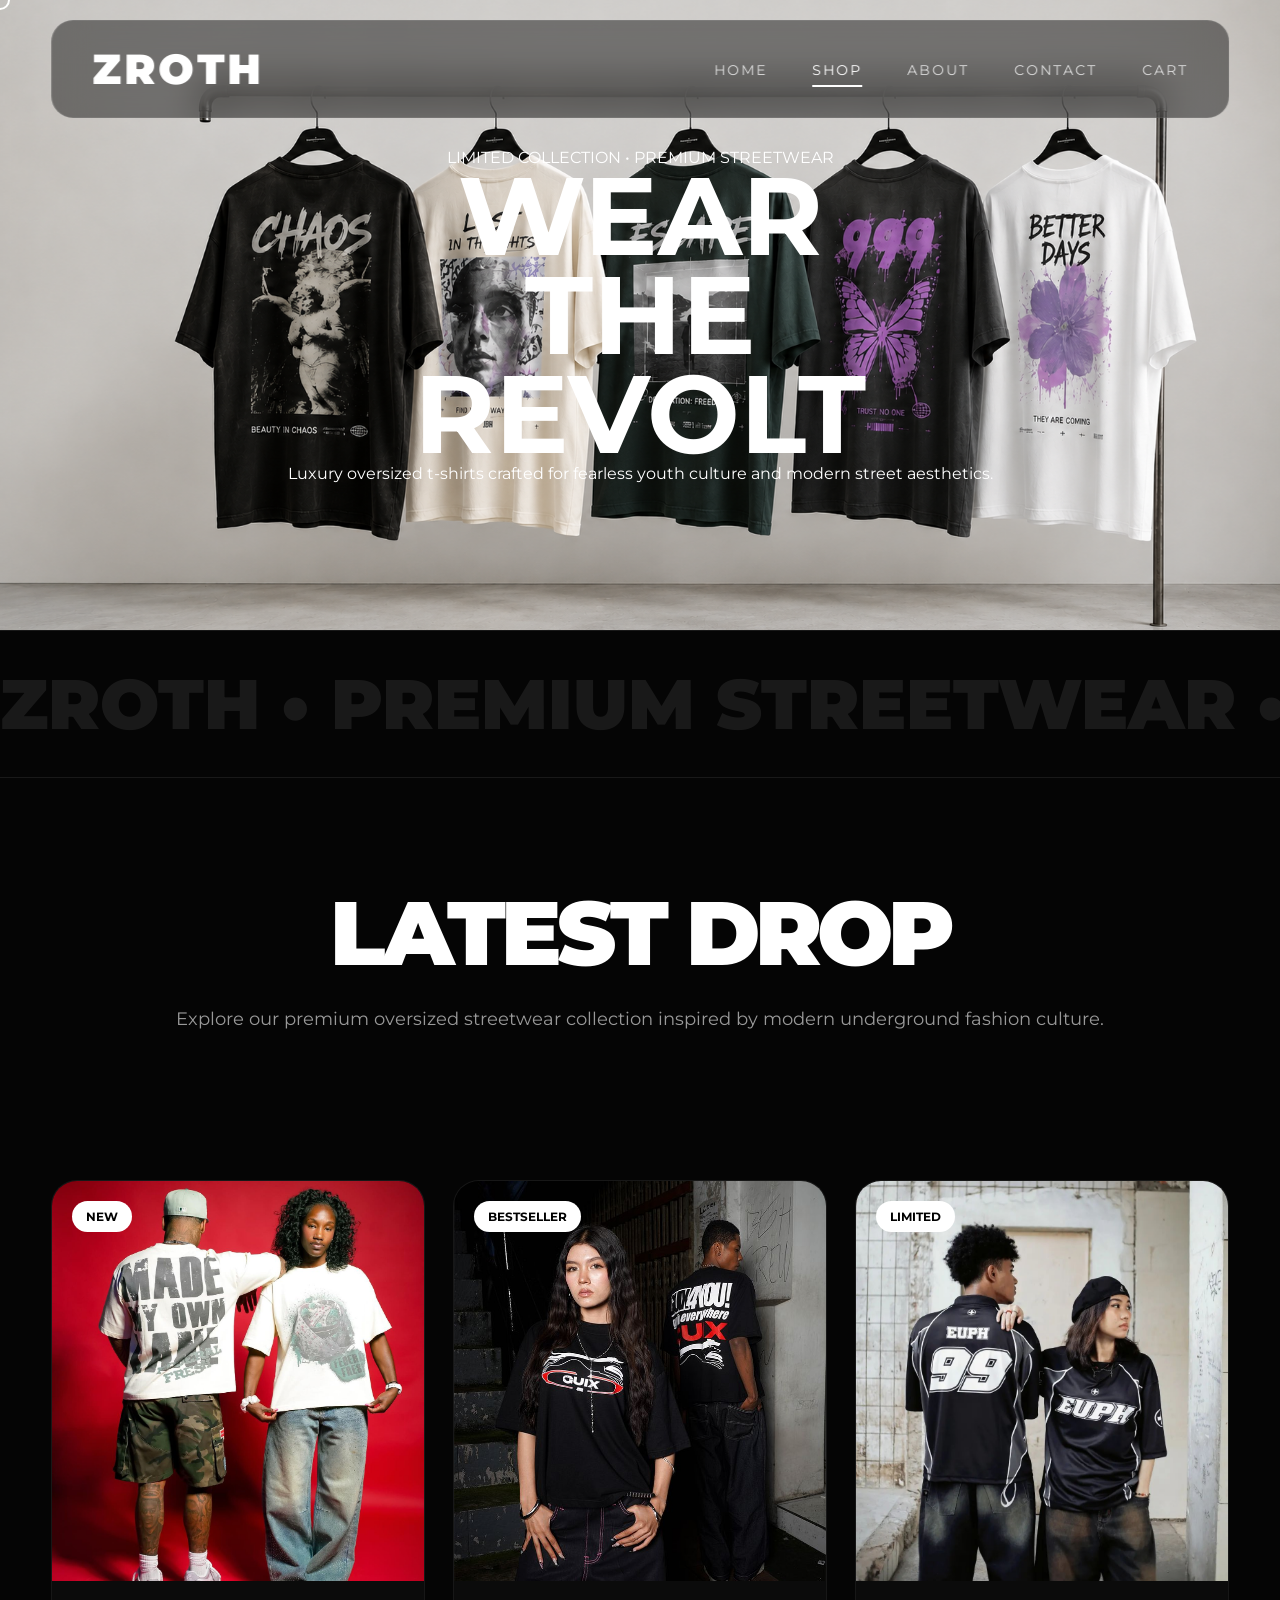
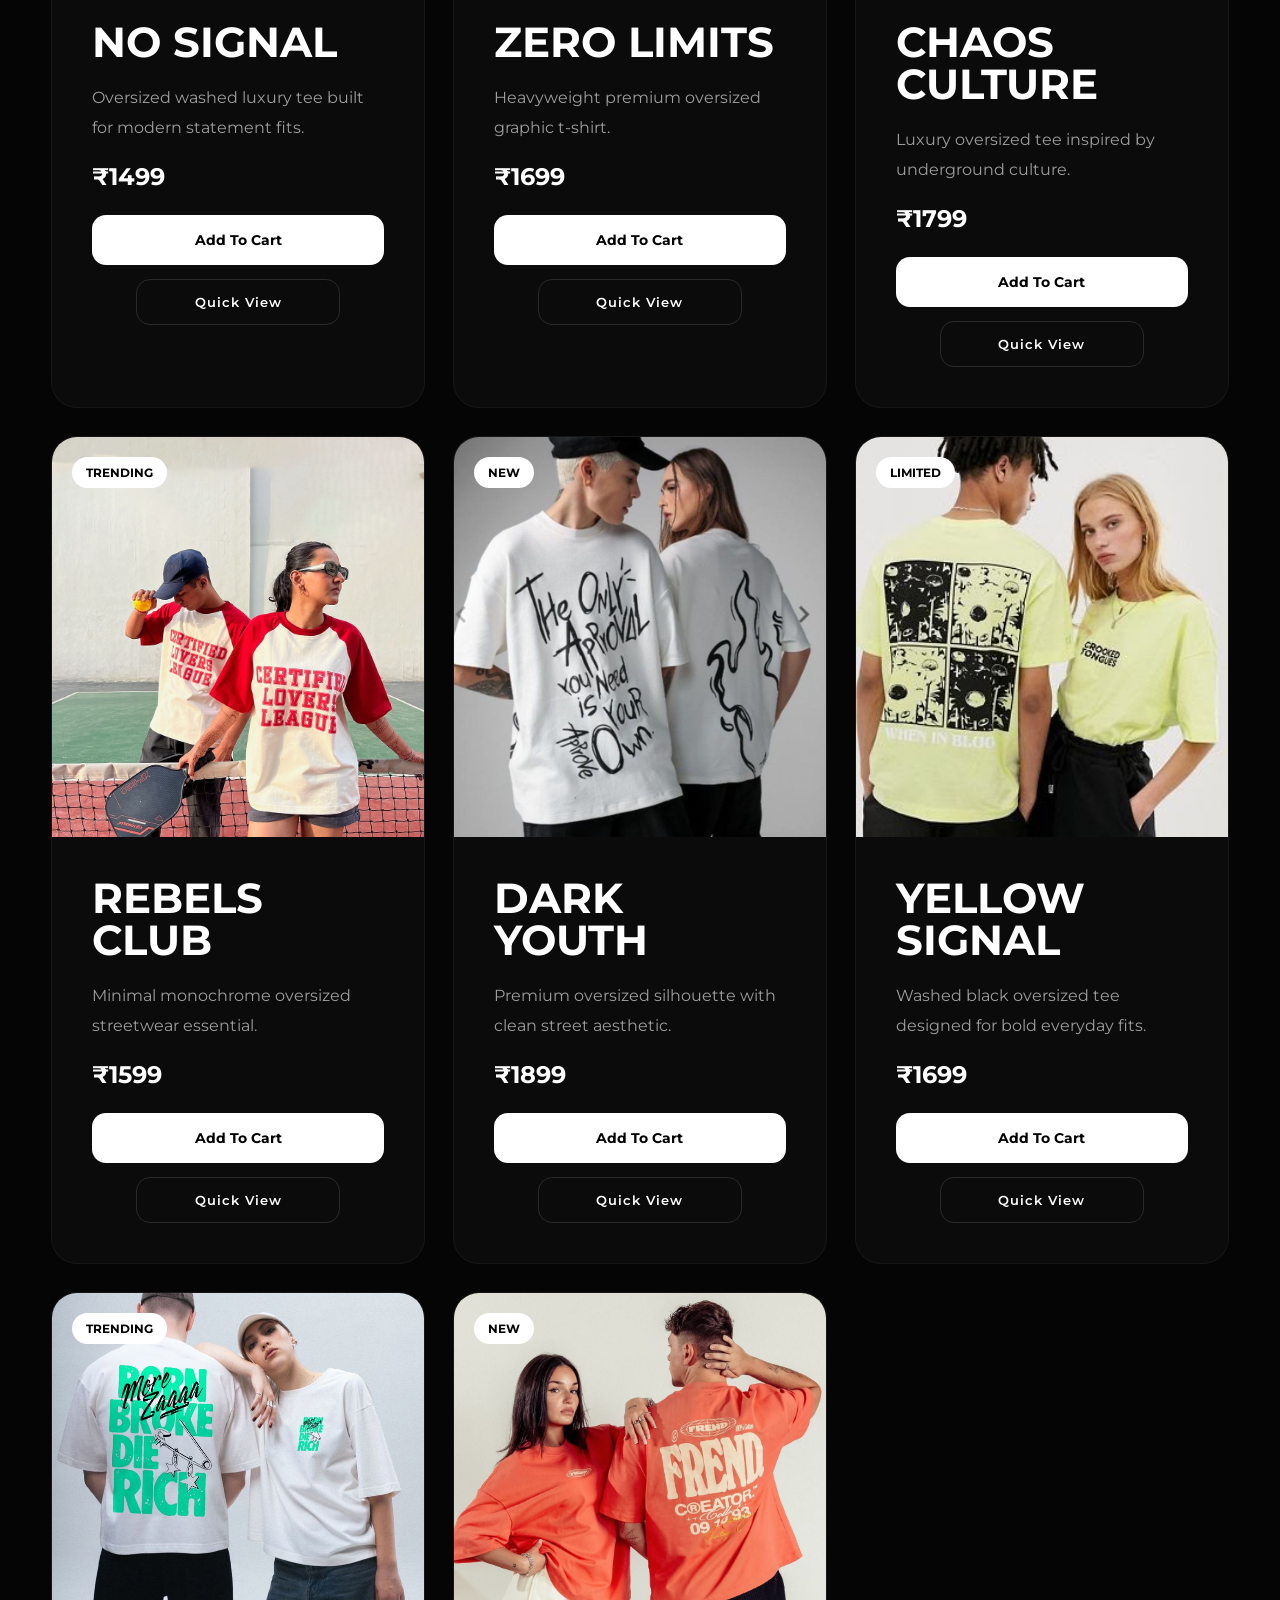
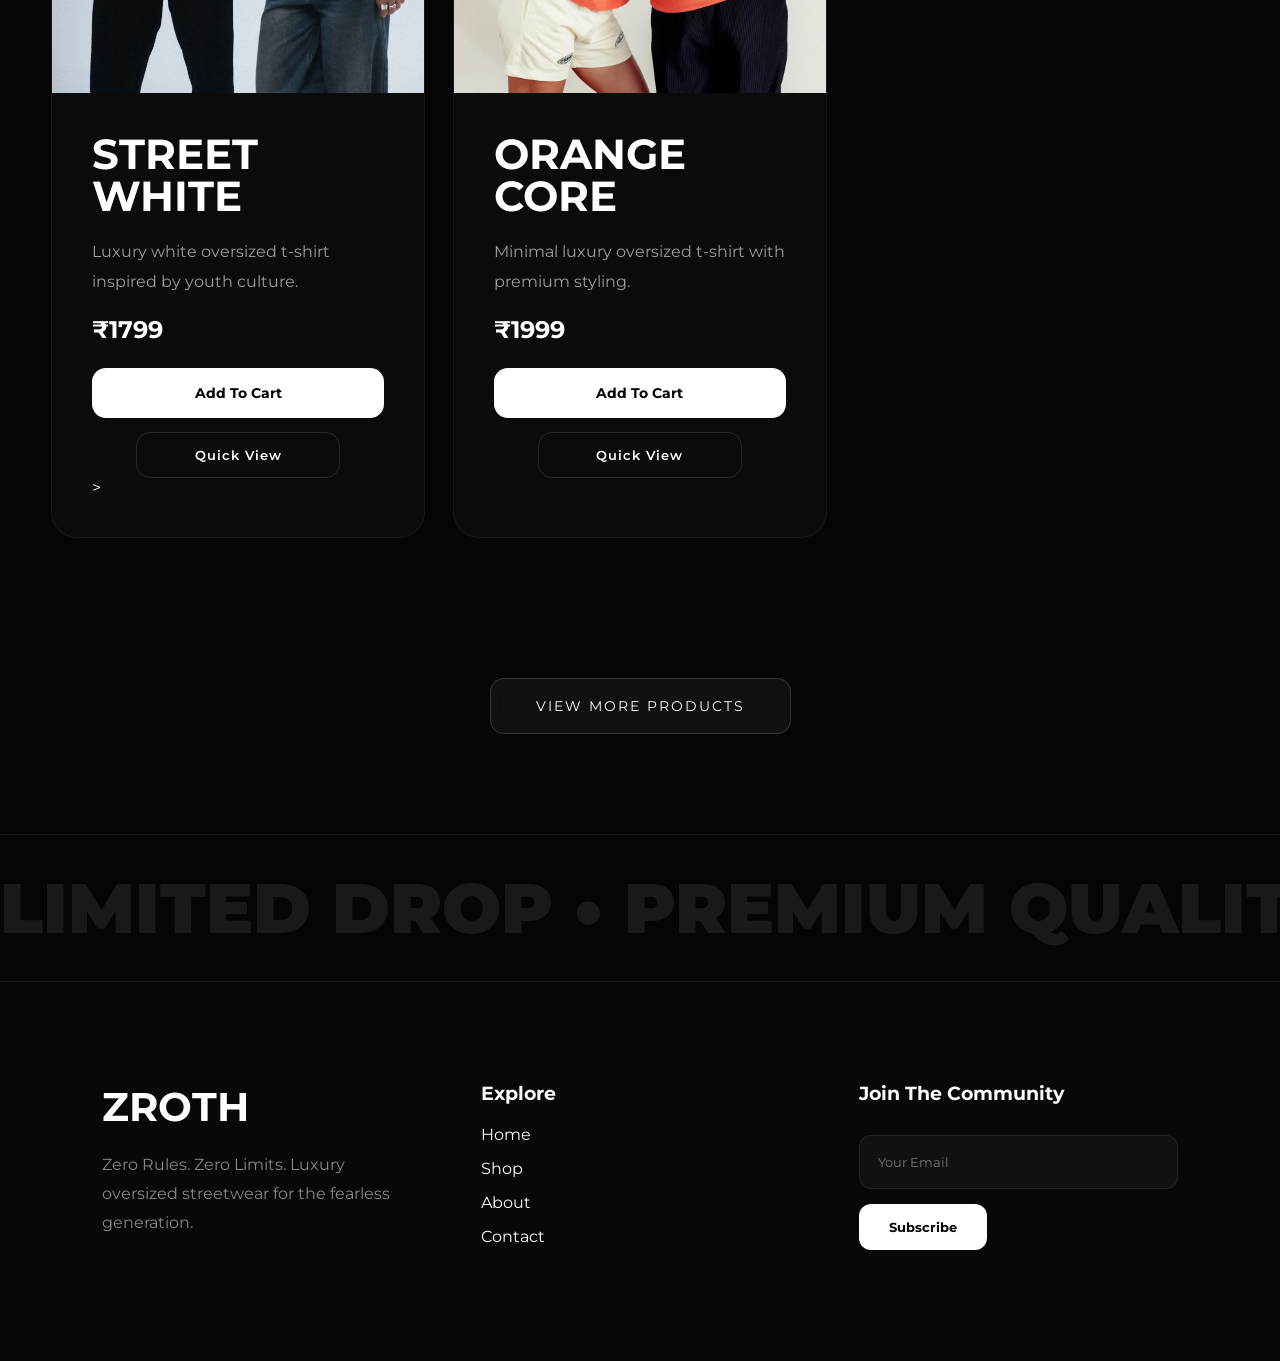
<file: shop.html>
<!DOCTYPE html>
<html lang="en">

<head>

<meta charset="UTF-8">
<meta name="viewport" content="width=device-width, initial-scale=1.0">

<title>Shop — ZROTH</title>

<link rel="stylesheet" href="css/style.css">
<link rel="stylesheet" href="css/responsive.css">
<link rel="stylesheet" href="css/animations.css">

<link rel="preconnect" href="https://fonts.googleapis.com">

<link href="https://fonts.googleapis.com/css2?family=Montserrat:wght@300;400;500;700;900&display=swap" rel="stylesheet">

</head>

<body>

<!-- LOADER -->

<div class="loader">
<h1>ZROTH</h1>
</div>

<!-- CURSOR -->

<div class="cursor"></div>

<!-- NAVBAR -->

<header>

<nav class="navbar">

<div class="logo">
<a href="index.html">ZROTH</a>
</div>

<ul class="nav-links">

<li><a href="index.html">HOME</a></li>

<li><a href="shop.html" class="active">SHOP</a></li>

<li><a href="about.html">ABOUT</a></li>

<li><a href="contact.html">CONTACT</a></li>

<li><a href="cart.html">CART</a></li>

</ul>

</nav>

</header>

<!-- HERO -->

<section class="shop-hero">

<div class="shop-overlay"></div>

<div class="shop-content">

<p class="shop-tag">
LIMITED COLLECTION • PREMIUM STREETWEAR
</p>

<h1>
WEAR<br>
THE<br>
REVOLT
</h1>

<p class="shop-subtext">

Luxury oversized t-shirts crafted for fearless youth culture and modern street aesthetics.

</p>

</div>

</section>

<!-- MARQUEE -->

<section class="marquee">

<div class="marquee-track">

ZROTH • PREMIUM STREETWEAR • LIMITED DROP • OVERSIZED T-SHIRTS • FEARLESS CULTURE • ZROTH •

</div>

</section>

<!-- SECTION TITLE -->

<section class="section-title">

<h2>
LATEST DROP
</h2>

<p>
Explore our premium oversized streetwear collection inspired by modern underground fashion culture.
</p>

</section>

<!-- PRODUCTS -->

<section class="products">

<!-- PRODUCT 1 -->

<div class="card">

<div class="badge">NEW</div>

<img src="assets/product1.jpg" alt="">

<div class="product-info">

<h3>NO SIGNAL</h3>

<p>
Oversized washed luxury tee built for modern statement fits.
</p>

<span>₹1499</span>

<button class="add-to-cart">
Add To Cart
</button>

<a href="product.html?id=1" class="quick-btn">
Quick View
</a>

</div>

</div>

<!-- PRODUCT 2 -->

<div class="card">

<div class="badge">BESTSELLER</div>

<img src="assets/product2.jpg" alt="">

<div class="product-info">

<h3>ZERO LIMITS</h3>

<p>
Heavyweight premium oversized graphic t-shirt.
</p>

<span>₹1699</span>

<button class="add-to-cart">
Add To Cart
</button>

<a href="product.html?id=2" class="quick-btn">
Quick View
</a>

</div>

</div>

<!-- PRODUCT 3 -->

<div class="card">

<div class="badge">LIMITED</div>

<img src="assets/product3.jpg" alt="">

<div class="product-info">

<h3>CHAOS CULTURE</h3>

<p>
Luxury oversized tee inspired by underground culture.
</p>

<span>₹1799</span>

<button class="add-to-cart">
Add To Cart
</button>

<a href="product.html?id=3" class="quick-btn">
Quick View
</a>

</div>

</div>

<!-- PRODUCT 4 -->

<div class="card">

<div class="badge">TRENDING</div>

<img src="assets/product4.jpg" alt="">

<div class="product-info">

<h3>REBELS CLUB</h3>

<p>
Minimal monochrome oversized streetwear essential.
</p>

<span>₹1599</span>

<button class="add-to-cart">
Add To Cart
</button>

<a href="product.html?id=4" class="quick-btn">
Quick View
</a>

</div>

</div>

<!-- PRODUCT 5 -->

<div class="card">

<div class="badge">NEW</div>

<img src="assets/product5.jpg" alt="">

<div class="product-info">

<h3>DARK YOUTH</h3>

<p>
Premium oversized silhouette with clean street aesthetic.
</p>

<span>₹1899</span>

<button class="add-to-cart">
Add To Cart
</button>

<a href="product.html?id=5" class="quick-btn">
Quick View
</a>

</div>

</div>

<!-- PRODUCT 6 -->

<div class="card">

<div class="badge">LIMITED</div>

<img src="assets/product6.jpg" alt="">

<div class="product-info">

<h3>YELLOW SIGNAL</h3>

<p>
Washed black oversized tee designed for bold everyday fits.
</p>

<span>₹1699</span>

<button class="add-to-cart">
Add To Cart
</button>

<a href="product.html?id=6" class="quick-btn">
Quick View
</a>

</div>

</div>

<!-- PRODUCT 7 -->

<div class="card">

<div class="badge">TRENDING</div>

<img src="assets/product7.jpg" alt="">

<div class="product-info">

<h3>STREET WHITE</h3>

<p>
Luxury white oversized t-shirt inspired by youth culture.
</p>

<span>₹1799</span>

<button class="add-to-cart">
Add To Cart
</button>

<a href="product.html?id=7" class="quick-btn">
Quick View
</a>>

</div>

</div>

<!-- PRODUCT 8 -->

<div class="card">

<div class="badge">NEW</div>

<img src="assets/product8.jpg" alt="">

<div class="product-info">

<h3>ORANGE CORE</h3>

<p>
Minimal luxury oversized t-shirt with premium styling.
</p>

<span>₹1999</span>

<button class="add-to-cart">
Add To Cart
</button>

<a href="product.html?id=8" class="quick-btn">
Quick View
</a>

</div>

</div>

</section>

<!-- VIEW MORE BUTTON -->

<div style="text-align:center; margin-bottom:100px;">

<button id="viewMoreBtn" class="btn">
VIEW MORE PRODUCTS
</button>

</div>

<!-- HIDDEN PRODUCTS -->

<section class="products" id="moreProducts" style="display:none;">

<!-- PRODUCT 9 -->

<div class="card">

<div class="badge">LIMITED</div>

<img src="assets/product9.jpg" alt="">

<div class="product-info">

<h3>BLACK STARBOY</h3>

<p>
Dark oversized luxury streetwear t-shirt with bold aesthetic.
</p>

<span>₹1999</span>

<button class="add-to-cart">
Add To Cart
</button>

<a href="product.html?id=9" class="quick-btn">
Quick View
</a>

</div>

</div>

<!-- PRODUCT 10 -->

<div class="card">

<div class="badge">NEW</div>

<img src="assets/product10.jpg" alt="">

<div class="product-info">

<h3>BLACK VOLCANO</h3>

<p>
Minimal black oversized t-shirt inspired by underground fashion.
</p>

<span>₹1999</span>

<button class="add-to-cart">
Add To Cart
</button>

<a href="product.html?id=10" class="quick-btn">
Quick View
</a>

</div>

</div>

<!-- PRODUCT 11 -->

<div class="card">

<div class="badge">TRENDING</div>

<img src="assets/product11.jpg" alt="">

<div class="product-info">

<h3>BLUE FLOWER</h3>

<p>
Premium oversized luxury tee with artistic visual styling.
</p>

<span>₹1999</span>

<button class="add-to-cart">
Add To Cart
</button>

<a href="product.html?id=11" class="quick-btn">
Quick View
</a>

</div>

</div>

<!-- PRODUCT 12 -->

<div class="card">

<div class="badge">LIMITED</div>

<img src="assets/product12.jpg" alt="">

<div class="product-info">

<h3>BLACK SCARRY</h3>

<p>
Dark premium streetwear oversized fit for modern fashion culture.
</p>

<span>₹1999</span>

<button class="add-to-cart">
Add To Cart
</button>

<a href="product.html?id=12" class="quick-btn">
Quick View
</a>

</div>

</div>

<!-- PRODUCT 13 -->

<div class="card">

<div class="badge">NEW</div>

<img src="assets/product13.jpg" alt="">

<div class="product-info">

<h3>BLUE STYLE</h3>

<p>
Modern oversized statement t-shirt with clean luxury styling.
</p>

<span>₹1999</span>

<button class="add-to-cart">
Add To Cart
</button>

<a href="product.html?id=13" class="quick-btn">
Quick View
</a>

</div>

</div>

<!-- PRODUCT 14 -->

<div class="card">

<div class="badge">TRENDING</div>

<img src="assets/product14.jpg" alt="">

<div class="product-info">

<h3>BLACK HOODIE</h3>

<p>
Luxury oversized streetwear essential with minimal dark aesthetics.
</p>

<span>₹1999</span>

<button class="add-to-cart">
Add To Cart
</button>

<a href="product.html?id=14" class="quick-btn">
Quick View
</a>

</div>

</div>

<!-- PRODUCT 15 -->

<div class="card">

<div class="badge">LIMITED</div>

<img src="assets/product15.jpg" alt="">

<div class="product-info">

<h3>DARK NIGHT</h3>

<p>
Premium oversized monochrome tee built for fearless expression.
</p>

<span>₹1999</span>

<button class="add-to-cart">
Add To Cart
</button>

<a href="product.html?id=15" class="quick-btn">
Quick View
</a>

</div>

</div>

</section>

<!-- MARQUEE -->

<section class="marquee">

<div class="marquee-track">

LIMITED DROP • PREMIUM QUALITY • OVERSIZED STREETWEAR • ZROTH • FEARLESS GENERATION •

</div>

</section>

<!-- FOOTER -->

<footer>

<div class="footer-grid">

<div>

<h2>ZROTH</h2>

<p>
Zero Rules. Zero Limits.
Luxury oversized streetwear for the fearless generation.
</p>

</div>

<div>

<h3>
Explore
</h3>

<ul>

<li><a href="index.html">Home</a></li>

<li><a href="shop.html">Shop</a></li>

<li><a href="about.html">About</a></li>

<li><a href="contact.html">Contact</a></li>

</ul>

</div>

<div>

<h3>
Join The Community
</h3>

<input type="email" placeholder="Your Email">

<button>
Subscribe
</button>

</div>

</div>

</footer>

<script>

const viewMoreBtn = document.getElementById('viewMoreBtn');
const moreProducts = document.getElementById('moreProducts');

viewMoreBtn.addEventListener('click', () => {

if(moreProducts.style.display === 'none'){

moreProducts.style.display = 'grid';

viewMoreBtn.innerText = 'SHOW LESS';

} else {

moreProducts.style.display = 'none';

viewMoreBtn.innerText = 'VIEW MORE PRODUCTS';

}

});

</script>

<script src="js/app.js"></script>

</body>
</html>
</file>
<file: css/style.css>
*{
margin:0;
padding:0;
box-sizing:border-box;
font-family:'Montserrat',sans-serif;
}

html{
scroll-behavior:smooth;
}

body{
background:#050505;
color:#fff;
overflow-x:hidden;
}

img{
width:100%;
display:block;
}

a{
text-decoration:none;
color:#fff;
}

ul{
list-style:none;
}

/* =========================
SCROLLBAR
========================= */

::-webkit-scrollbar{
width:8px;
}

::-webkit-scrollbar-track{
background:#000;
}

::-webkit-scrollbar-thumb{
background:#444;
border-radius:20px;
}

/* =========================
ANNOUNCEMENT BAR
========================= */

.announcement{
background:#0d0d0d;
padding:12px;
text-align:center;
font-size:12px;
letter-spacing:3px;
border-bottom:1px solid rgba(255,255,255,0.05);
}

/* =========================
NAVBAR
========================= */

.navbar{
position:fixed;
top:20px;
left:50%;
transform:translateX(-50%);
width:92%;

padding:22px 40px;

display:flex;
justify-content:space-between;
align-items:center;

background:rgba(0,0,0,0.45);

backdrop-filter:blur(18px);

border:1px solid rgba(255,255,255,0.08);

border-radius:22px;

z-index:999;
}

.logo a{
font-size:42px;
font-weight:900;
letter-spacing:3px;
}

.nav-links{
display:flex;
gap:45px;
}

.nav-links a{
position:relative;

font-size:14px;
letter-spacing:2px;

color:#ddd;

transition:0.3s;
}

.nav-links a:hover{
color:#fff;
}

.nav-links a::after{
content:'';

position:absolute;
left:0;
bottom:-8px;

width:0;
height:2px;

background:#fff;

transition:0.3s;
}

.nav-links a:hover::after,
.nav-links a.active::after{
width:100%;
}

.nav-links a.active{
color:#fff;
}

/* =========================
BUTTONS
========================= */

.btn{
display:inline-block;

padding:18px 45px;

border:1px solid rgba(255,255,255,0.15);

background:rgba(255,255,255,0.05);

backdrop-filter:blur(10px);

color:#fff;

font-size:14px;
letter-spacing:2px;

border-radius:14px;

transition:0.4s;
}

.btn:hover{
background:#fff;
color:#000;
transform:translateY(-5px);
}

/* =========================
HERO
========================= */

.hero{
height:100vh;

background:url('../assets/hero.jpg') center/cover no-repeat;

position:relative;

display:flex;
justify-content:center;
align-items:center;

overflow:hidden;
}

.hero::before{
content:'';

position:absolute;

width:100%;
height:100%;

background:
linear-gradient(
to bottom,
rgba(0,0,0,0.25),
rgba(0,0,0,0.85)
);
}

.hero::after{
content:'';

position:absolute;

width:400px;
height:400px;

background:#ffffff10;

border-radius:50%;

top:-100px;
left:-100px;

filter:blur(100px);
}

.hero-content{
position:relative;
z-index:2;

text-align:center;

max-width:1000px;
padding:20px;
}

.hero-content h1{
font-size:130px;
line-height:0.9;

font-weight:900;

letter-spacing:-5px;

margin-bottom:25px;

text-transform:uppercase;

animation:fadeUp 1s ease;
}

.hero-content p{
font-size:18px;
color:#bbb;

margin-bottom:40px;

animation:fadeUp 1.3s ease;
}

/* =========================
SECTION TITLES
========================= */

.section-title{
text-align:center;
padding:140px 20px 80px;
}

.section-title h2{
font-size:80px;
font-weight:900;
letter-spacing:-3px;
margin-bottom:20px;
}

.section-title p{
color:#999;
font-size:18px;
}

/* =========================
PRODUCT GRID
========================= */

/* .products{
width:92%;
margin:120px auto;

display:grid;

grid-template-columns:
repeat(auto-fit,minmax(320px,1fr));

gap:35px;
} */




.products{
width:92%;
margin:100px auto;

display:grid;

grid-template-columns:
repeat(auto-fit,minmax(280px,1fr));

gap:28px;
}

/* =========================
PRODUCT CARD
========================= */

.card{
background:#0b0b0b;

border-radius:28px;

overflow:hidden;

position:relative;

border:1px solid rgba(255,255,255,0.05);

transition:0.5s ease;

animation:fadeUp 1s ease;
}

.card:hover{
transform:translateY(-12px);
}

/* .card img{
height:520px;
object-fit:cover;

transition:0.7s ease;
} */


.card img{
height:420px;
object-fit:cover;

transition:0.7s ease;
}

.card:hover img{
transform:scale(1.05);
}

/* PRODUCT BADGE */

.badge{
position:absolute;
top:20px;
left:20px;

background:#fff;
color:#000;

padding:8px 14px;

border-radius:50px;

font-size:12px;
font-weight:700;

z-index:2;
}

/* PRODUCT INFO */

.product-info{
padding:30px;
}

.product-info h3{
font-size:42px;
line-height:1;
margin-bottom:20px;
}

.product-info p{
color:#888;
line-height:1.7;
margin-bottom:25px;
}

.product-info span{
display:block;

font-size:30px;
font-weight:700;

margin-bottom:30px;
}

/* .product-info button,
.quick-btn{
width:100%;

padding:18px;

border:none;

border-radius:16px;

font-size:15px;
font-weight:700;

cursor:pointer;

transition:0.3s;
}

.product-info button{
background:#fff;
color:#000;
margin-bottom:12px;
}

.product-info button:hover{
background:#dcdcdc;
}

.quick-btn{
background:transparent;
border:1px solid rgba(255,255,255,0.1);
color:#fff;
}

.quick-btn:hover{
background:#fff;
color:#000;
} */


/* =========================
PRODUCT BUTTONS
========================= */

.product-info{
padding:28px;
display:flex;
flex-direction:column;
}

.product-info h3{
font-size:32px;
line-height:1.1;
margin-bottom:14px;
}

.product-info p{
color:#8f8f8f;
line-height:1.7;
margin-bottom:18px;
font-size:15px;
}

.product-info span{
display:block;
font-size:24px;
font-weight:700;
margin-bottom:24px;
}

/* ADD TO CART BUTTON */

.product-info button{
width:100%;

padding:16px;

border:none;

border-radius:14px;

font-size:14px;
font-weight:700;

cursor:pointer;

transition:0.3s ease;

background:#fff;
color:#000;

margin-bottom:14px;
}

.product-info button:hover{
background:#dcdcdc;
transform:translateY(-2px);
}

/* QUICK VIEW BUTTON */

.quick-btn{
width:70%;

margin:0 auto;

padding:14px 18px;

background:transparent;

border:1px solid rgba(255,255,255,0.12);

color:#fff;

border-radius:14px;

font-size:13px;
font-weight:600;
letter-spacing:1px;

cursor:pointer;

transition:0.3s ease;

display:flex;
justify-content:center;
align-items:center;
}

.quick-btn:hover{
background:#fff;
color:#000;
transform:translateY(-2px);
}

/* PRODUCT CARD IMPROVEMENTS */

.card{
background:#0b0b0b;

border-radius:26px;

overflow:hidden;

position:relative;

border:1px solid rgba(255,255,255,0.05);

transition:0.4s ease;
}

.card:hover{
transform:translateY(-8px);
border:1px solid rgba(255,255,255,0.12);
}

.card img{
height:400px;
object-fit:cover;

transition:0.6s ease;
}

.card:hover img{
transform:scale(1.04);
}

/* MOBILE FIX */

@media(max-width:768px){

.product-info{
padding:22px;
}

.product-info h3{
font-size:26px;
}

.product-info span{
font-size:22px;
}

.product-info button{
padding:15px;
font-size:13px;
}

.quick-btn{
width:100%;
margin-top:0;
}

.card img{
height:340px;
}

}

/* ACTIVE SIZE BUTTON */

.sizes button.active-size{
background:#fff;
color:#000;
transform:translateY(-3px);
}






/* =========================
EDITORIAL SECTION
========================= */

.editorial{
width:92%;
margin:auto;

display:grid;
grid-template-columns:1fr 1fr;

gap:60px;
align-items:center;

padding-bottom:140px;
}

.editorial-image{
overflow:hidden;
border-radius:25px;
}

.editorial-image img{
height:700px;
object-fit:cover;

transition:0.7s;
}

.editorial-image:hover img{
transform:scale(1.05);
}

.editorial-text h2{
font-size:90px;
line-height:0.9;

margin-bottom:30px;

letter-spacing:-4px;
}

.editorial-text p{
font-size:18px;
line-height:1.9;

color:#aaa;

margin-bottom:40px;
}

/* =========================
BANNER SECTION
========================= */

.banner-section{
width:92%;
height:70vh;

margin:0 auto 140px;

position:relative;

overflow:hidden;

border-radius:30px;
}

.banner-section img{
height:100%;
object-fit:cover;

transition:0.7s;
}

.banner-section:hover img{
transform:scale(1.05);
}

.banner-overlay{
position:absolute;
top:0;
left:0;

width:100%;
height:100%;

background:
linear-gradient(
to top,
rgba(0,0,0,0.85),
rgba(0,0,0,0.2)
);

display:flex;
align-items:flex-end;

padding:60px;
}

.banner-overlay h2{
font-size:90px;
line-height:0.9;

font-weight:900;
letter-spacing:-4px;
}

/* =========================
MARQUEE
========================= */

.marquee{
overflow:hidden;

padding:30px 0;

border-top:1px solid rgba(255,255,255,0.08);
border-bottom:1px solid rgba(255,255,255,0.08);
}

.marquee-track{
white-space:nowrap;

font-size:70px;
font-weight:900;

opacity:0.08;

animation:marquee 20s linear infinite;
}

/* =========================
FOOTER
========================= */

footer{
padding:100px 8%;
background:#080808;
}

.footer-grid{
display:grid;
grid-template-columns:repeat(3,1fr);
gap:60px;
}

.footer-grid h2{
font-size:40px;
margin-bottom:20px;
}

.footer-grid h3{
margin-bottom:20px;
}

.footer-grid p{
color:#888;
line-height:1.8;
}

.footer-grid li{
margin-bottom:15px;
}

.footer-grid input{
width:100%;
padding:18px;

background:#111;

border:1px solid rgba(255,255,255,0.08);

color:#fff;

border-radius:12px;

margin-top:10px;
}

.footer-grid button{
margin-top:15px;

padding:15px 30px;

border:none;

background:#fff;
color:#000;

border-radius:12px;

font-weight:700;

cursor:pointer;
}

/* =========================
ABOUT + CONTACT HERO
========================= */

.about-hero,
.contact-hero,
.shop-hero{
height:70vh;

position:relative;

display:flex;
justify-content:center;
align-items:center;

background:url('../assets/banner.jpg') center/cover no-repeat;
}

.about-content,
.contact-hero-content,
.shop-content{
position:relative;
z-index:2;
text-align:center;
}

.about-content h1,
.contact-hero-content h1,
.shop-content h1{
font-size:110px;
line-height:0.9;
}

/* =========================
CART PAGE
========================= */

.cart-page{
width:90%;
margin:140px auto;

display:grid;
grid-template-columns:2fr 1fr;

gap:50px;
}

.cart-item{
display:flex;
align-items:center;
justify-content:space-between;

background:#0d0d0d;

padding:25px;

border-radius:25px;

margin-bottom:25px;

border:1px solid rgba(255,255,255,0.05);
}

.cart-item img{
width:140px;
height:140px;

object-fit:cover;

border-radius:18px;
}

.cart-summary{
background:#0d0d0d;

padding:40px;

border-radius:30px;

position:sticky;
top:120px;
}

/* =========================
LOADER
========================= */

.loader{
position:fixed;

width:100%;
height:100vh;

background:#000;

display:flex;
justify-content:center;
align-items:center;

z-index:99999;

animation:loaderHide 2s forwards;
}

.loader h1{
font-size:90px;
letter-spacing:10px;
}

/* =========================
CUSTOM CURSOR
========================= */

.cursor{
width:20px;
height:20px;

border:2px solid #fff;

border-radius:50%;

position:fixed;

pointer-events:none;

transform:translate(-50%,-50%);

z-index:9999;
}

/* =========================
ANIMATIONS
========================= */

@keyframes fadeUp{

from{
opacity:0;
transform:translateY(60px);
}

to{
opacity:1;
transform:translateY(0);
}

}

@keyframes marquee{

0%{
transform:translateX(0);
}

100%{
transform:translateX(-50%);
}

}

@keyframes loaderHide{

0%{
opacity:1;
}

90%{
opacity:1;
}

100%{
opacity:0;
visibility:hidden;
}

}

/* =========================
RESPONSIVE
========================= */

@media(max-width:1100px){

.hero-content h1{
font-size:80px;
}

.section-title h2{
font-size:55px;
}

.editorial{
grid-template-columns:1fr;
}

.products{
grid-template-columns:1fr 1fr;
}

.footer-grid{
grid-template-columns:1fr;
}

}

@media(max-width:768px){

.navbar{
padding:20px;
}

.nav-links{
display:none;
}

.hero-content h1{
font-size:55px;
}

.section-title h2{
font-size:42px;
}

.products{
grid-template-columns:1fr;
}

.editorial-text h2{
font-size:45px;
}

.track,
.marquee-track{
font-size:50px;
}

.about-content h1,
.contact-hero-content h1,
.shop-content h1{
font-size:60px;
}

.cart-page{
grid-template-columns:1fr;
}

}


/* =========================
ABOUT PAGE PREMIUM UI
========================= */

.about-hero{
height:100vh;
position:relative;

display:flex;
justify-content:center;
align-items:center;

background:
linear-gradient(
to bottom,
rgba(0,0,0,0.45),
rgba(0,0,0,0.85)
),
url('../assets/banner.jpg') center/cover no-repeat;

overflow:hidden;
}

.about-hero::before{
content:'';

position:absolute;

width:500px;
height:500px;

background:#ffffff10;

border-radius:50%;

top:-120px;
right:-120px;

filter:blur(120px);
}

.about-content{
position:relative;
z-index:2;
text-align:center;
padding:20px;
}

.small-text{
font-size:14px;
letter-spacing:5px;
text-transform:uppercase;
color:#bdbdbd;
margin-bottom:25px;
}

.about-content h1{
font-size:130px;
line-height:0.85;
font-weight:900;
letter-spacing:-6px;
text-transform:uppercase;
}

.about-grid{
width:92%;
margin:140px auto;

display:grid;
grid-template-columns:1fr 1fr;

gap:80px;
align-items:center;
}

.about-image{
overflow:hidden;
border-radius:30px;
}

.about-image img{
height:750px;
object-fit:cover;
transition:0.7s ease;
}

.about-image:hover img{
transform:scale(1.05);
}

.about-text{
padding-right:40px;
}

.about-text h2{
font-size:85px;
line-height:0.9;
margin-bottom:35px;
letter-spacing:-4px;
}

.about-text p{
font-size:17px;
line-height:2;
color:#9e9e9e;
margin-bottom:28px;
}

.quote-section{
padding:180px 8%;
text-align:center;
position:relative;
}

.quote-section h2{
font-size:110px;
line-height:1;
font-weight:900;
opacity:0.08;
letter-spacing:-5px;
}

.editorial{
width:92%;
margin:auto;
padding-bottom:140px;

display:grid;
grid-template-columns:1fr 1fr;

gap:80px;
align-items:center;
}

.editorial-text h2{
font-size:90px;
line-height:0.9;
letter-spacing:-5px;
margin-bottom:35px;
}

.editorial-text p{
font-size:17px;
line-height:2;
color:#9c9c9c;
margin-bottom:35px;
}

.editorial-image{
overflow:hidden;
border-radius:30px;
}

.editorial-image img{
height:700px;
object-fit:cover;
transition:0.7s ease;
}

.editorial-image:hover img{
transform:scale(1.05);
}

/* WHY ZROTH */

.section-title{
padding-top:100px;
}

.section-title h2{
font-size:90px;
letter-spacing:-5px;
}

.products{
margin-top:70px;
margin-bottom:140px;
}

/* INFO CARDS */

/* ABOUT PAGE INFO CARDS ONLY */

.about-page-cards .card{
min-height:320px;

display:flex;
align-items:flex-end;

background:
linear-gradient(
to top,
rgba(255,255,255,0.03),
rgba(255,255,255,0.01)
);

backdrop-filter:blur(10px);
}

.products .card .product-info{
padding:40px;
}

.products .card h3{
font-size:42px;
line-height:1;
margin-bottom:20px;
}

.products .card p{
font-size:16px;
line-height:1.9;
color:#9d9d9d;
}

/* RESPONSIVE */

@media(max-width:1100px){

.about-grid,
.editorial{
grid-template-columns:1fr;
}

.about-content h1{
font-size:90px;
}

.about-text h2,
.editorial-text h2{
font-size:60px;
}

.quote-section h2{
font-size:70px;
}

}

@media(max-width:768px){

.about-content h1{
font-size:58px;
letter-spacing:-2px;
}

.about-text h2,
.editorial-text h2{
font-size:42px;
}

.section-title h2{
font-size:50px;
}

.quote-section h2{
font-size:42px;
}

.about-image img,
.editorial-image img{
height:500px;
}

.about-text{
padding-right:0;
}

}




/* =========================
CONTACT PAGE PREMIUM UI
========================= */

.contact-hero{
height:100vh;
position:relative;

display:flex;
justify-content:center;
align-items:center;

background:
linear-gradient(
to bottom,
rgba(0,0,0,0.45),
rgba(0,0,0,0.88)
),
url('../assets/banner.jpg') center/cover no-repeat;

overflow:hidden;
}

.contact-hero::before{
content:'';

position:absolute;

width:450px;
height:450px;

background:#ffffff10;

border-radius:50%;

top:-100px;
left:-100px;

filter:blur(120px);
}

.contact-hero-content{
position:relative;
z-index:2;
text-align:center;
padding:20px;
max-width:900px;
}

.contact-hero-content h1{
font-size:130px;
line-height:0.85;
font-weight:900;
letter-spacing:-6px;
margin-bottom:25px;
}

.contact-subtext{
font-size:18px;
line-height:1.8;
color:#9f9f9f;
max-width:550px;
margin:auto;
}

.contact-wrapper{
width:92%;
margin:140px auto;

display:grid;
grid-template-columns:1fr 1fr;

gap:80px;
align-items:start;
}

.contact-info h2{
font-size:85px;
line-height:0.9;
letter-spacing:-4px;
margin-bottom:35px;
}

.contact-info p{
font-size:17px;
line-height:2;
color:#9e9e9e;
margin-bottom:35px;
}

.contact-box{
margin-bottom:35px;
padding-bottom:20px;
border-bottom:1px solid rgba(255,255,255,0.08);
}

.contact-box span{
display:block;
font-size:13px;
letter-spacing:3px;
text-transform:uppercase;
color:#777;
margin-bottom:10px;
}

.contact-box p{
font-size:20px;
color:#fff;
margin:0;
}

.contact-form-box{
background:
linear-gradient(
to bottom,
rgba(255,255,255,0.04),
rgba(255,255,255,0.02)
);

padding:50px;

border-radius:35px;

border:1px solid rgba(255,255,255,0.08);

backdrop-filter:blur(18px);
}

.contact-form-box form{
display:flex;
flex-direction:column;
gap:22px;
}

.contact-form-box input,
.contact-form-box textarea{
padding:20px;

background:#111;

border:1px solid rgba(255,255,255,0.05);

border-radius:16px;

color:#fff;

font-size:15px;

outline:none;

transition:0.3s;
}

.contact-form-box input:focus,
.contact-form-box textarea:focus{
border:1px solid rgba(255,255,255,0.2);
transform:translateY(-2px);
}

.contact-form-box textarea{
height:180px;
resize:none;
}

.contact-form-box button{
padding:20px;

background:#fff;
color:#000;

border:none;

border-radius:18px;

font-weight:700;
font-size:15px;

cursor:pointer;

transition:0.3s;
}

.contact-form-box button:hover{
transform:translateY(-4px);
background:#d9d9d9;
}

/* RESPONSIVE */

@media(max-width:1100px){

.contact-wrapper{
grid-template-columns:1fr;
}

.contact-info h2{
font-size:60px;
}

.contact-hero-content h1{
font-size:90px;
}

}

@media(max-width:768px){

.contact-hero-content h1{
font-size:58px;
letter-spacing:-2px;
}

.contact-info h2{
font-size:42px;
}

.contact-form-box{
padding:30px;
}

.contact-subtext{
font-size:15px;
}

}




/* =========================
PREMIUM CART PAGE
========================= */

.cart-hero{
height:75vh;
}

.cart-page{
width:92%;
margin:140px auto;

display:grid;
grid-template-columns:2fr 1fr;

gap:50px;
align-items:start;
}

.cart-header{
margin-bottom:50px;
}

.cart-header h1{
font-size:80px;
line-height:0.9;
letter-spacing:-4px;
margin-bottom:20px;
}

.cart-header p{
color:#9c9c9c;
font-size:17px;
}

.cart-item{
display:flex;
align-items:center;
justify-content:space-between;

gap:30px;

padding:25px;

margin-bottom:25px;

background:
linear-gradient(
to bottom,
rgba(255,255,255,0.03),
rgba(255,255,255,0.015)
);

border:1px solid rgba(255,255,255,0.06);

border-radius:28px;

backdrop-filter:blur(12px);

transition:0.4s;
}

.cart-item:hover{
transform:translateY(-5px);
}

.cart-item img{
width:140px;
height:140px;

object-fit:cover;

border-radius:20px;
}

.cart-info{
flex:1;
}

.cart-info h3{
font-size:34px;
line-height:1;
margin-bottom:15px;
}

.cart-info p{
font-size:22px;
color:#aaa;
}

.remove-btn{
padding:16px 24px;

background:#111;

border:1px solid rgba(255,255,255,0.08);

color:#fff;

border-radius:14px;

cursor:pointer;

transition:0.3s;
}

.remove-btn:hover{
background:#fff;
color:#000;
}

.cart-summary{
position:sticky;
top:120px;

padding:45px;

background:
linear-gradient(
to bottom,
rgba(255,255,255,0.04),
rgba(255,255,255,0.015)
);

border:1px solid rgba(255,255,255,0.08);

border-radius:35px;

backdrop-filter:blur(16px);
}

.cart-summary h2{
font-size:38px;
margin-bottom:40px;
}

.summary-row{
display:flex;
justify-content:space-between;

padding:18px 0;

border-bottom:1px solid rgba(255,255,255,0.06);

font-size:17px;
color:#ccc;
}

.total-row{
font-size:22px;
font-weight:700;
color:#fff;
border:none;
padding-top:30px;
}

.checkout-btn{
width:100%;

padding:20px;

margin-top:35px;

background:#fff;
color:#000;

border:none;

border-radius:18px;

font-size:15px;
font-weight:700;

cursor:pointer;

transition:0.3s;
}

.checkout-btn:hover{
transform:translateY(-4px);
background:#dcdcdc;
}

.clear-cart-btn{
width:100%;

padding:18px;

margin-top:15px;

background:#111;

border:1px solid rgba(255,255,255,0.08);

color:#fff;

border-radius:18px;

cursor:pointer;

transition:0.3s;
}

.clear-cart-btn:hover{
background:#fff;
color:#000;
}

.empty-cart{
padding:80px 0;
}

.empty-cart h2{
font-size:60px;
margin-bottom:20px;
}

.empty-cart p{
font-size:17px;
color:#9c9c9c;
margin-bottom:35px;
}

/* RESPONSIVE */

@media(max-width:1000px){

.cart-page{
grid-template-columns:1fr;
}

.cart-summary{
position:relative;
top:0;
}

}

@media(max-width:768px){

.cart-header h1{
font-size:52px;
}

.cart-item{
flex-direction:column;
align-items:flex-start;
}

.cart-item img{
width:100%;
height:320px;
}

.cart-info h3{
font-size:28px;
}

.cart-summary{
padding:30px;
}

.empty-cart h2{
font-size:42px;
}

}


/* =========================
PRODUCT PAGE
========================= */

.product-page{
width:92%;
margin:180px auto 120px;

display:grid;
grid-template-columns:1fr 1fr;

gap:80px;
align-items:start;
}

.product-gallery img{
width:100%;
height:850px;

object-fit:cover;

border-radius:35px;
}

.product-details{
padding-top:30px;
}

.product-details h1{
font-size:90px;
line-height:0.9;
letter-spacing:-5px;
margin-bottom:30px;
}

.product-price{
font-size:40px;
font-weight:700;
margin-bottom:30px;
}

.product-description{
font-size:17px;
line-height:2;
color:#9c9c9c;
margin-bottom:50px;
}

.size-selector h3{
font-size:16px;
letter-spacing:3px;
margin-bottom:20px;
}

.sizes{
display:flex;
gap:15px;
margin-bottom:50px;
}

.sizes button{
width:60px;
height:60px;

border-radius:15px;

border:1px solid rgba(255,255,255,0.08);

background:#111;
color:#fff;

cursor:pointer;

transition:0.3s;
}

.sizes button:hover{
background:#fff;
color:#000;
}

.product-add-btn{
width:100%;
padding:22px;

background:#fff;
color:#000;

border:none;

border-radius:20px;

font-weight:700;
font-size:16px;

cursor:pointer;

transition:0.3s;

margin-bottom:50px;
}

.product-add-btn:hover{
transform:translateY(-4px);
background:#dcdcdc;
}

.product-extra{
display:flex;
flex-direction:column;
gap:30px;
}

.extra-item{
padding-bottom:20px;
border-bottom:1px solid rgba(255,255,255,0.08);
}

.extra-item span{
font-size:13px;
letter-spacing:3px;
color:#777;
display:block;
margin-bottom:10px;
}

.extra-item p{
font-size:18px;
}

@media(max-width:1000px){

.product-page{
grid-template-columns:1fr;
}

.product-gallery img{
height:600px;
}

.product-details h1{
font-size:60px;
}

}

@media(max-width:768px){

.product-details h1{
font-size:42px;
}

.product-gallery img{
height:450px;
}

}


.back-btn{
display:inline-block;

margin-bottom:35px;

color:#aaa;

font-size:14px;
letter-spacing:2px;

transition:0.3s;
}

.back-btn:hover{
color:#fff;
transform:translateX(-5px);
}


/* PREMIUM CART NOTIFICATION */

.cart-notification{
position:fixed;

top:30px;
right:30px;

background:#fff;
color:#000;

padding:18px 28px;

border-radius:18px;

font-weight:700;
font-size:14px;

z-index:99999;

transform:translateY(-30px);
opacity:0;

transition:0.4s ease;

box-shadow:0 10px 30px rgba(0,0,0,0.3);
}

.cart-notification.show{
transform:translateY(0);
opacity:1;
}
</file>
<file: css/responsive.css>
/* =========================
TABLET
========================= */

@media(max-width:1100px){

.hero-content h1{
font-size:90px;
}

.section-title h2{
font-size:55px;
}

.products{
grid-template-columns:repeat(2,1fr);
gap:25px;
}

.editorial{
grid-template-columns:1fr;
}

.editorial-text{
text-align:center;
}

.product-page{
grid-template-columns:1fr;
}

.product-gallery img{
height:650px;
}

.about-grid{
grid-template-columns:1fr;
}

.contact-wrapper{
grid-template-columns:1fr;
}

.cart-page{
grid-template-columns:1fr;
}

.footer-grid{
grid-template-columns:1fr 1fr;
}

}

/* =========================
MOBILE
========================= */

@media(max-width:768px){

body{
overflow-x:hidden;
}

/* NAVBAR */

.navbar{
width:94%;
padding:18px 20px;
top:15px;
border-radius:18px;
}

.logo a{
font-size:28px;
}

.nav-links{
display:none;
}

/* HERO */

.hero{
height:100vh;
padding:0 20px;
}

.hero-content h1{
font-size:52px;
line-height:0.95;
letter-spacing:-2px;
}

.hero-content p{
font-size:15px;
line-height:1.7;
}

.btn{
padding:15px 30px;
font-size:12px;
}

/* SHOP HERO */

.shop-content h1{
font-size:58px;
letter-spacing:-2px;
}

.shop-subtext{
font-size:15px;
line-height:1.7;
}

/* PRODUCTS */

.products{
grid-template-columns:1fr;
gap:25px;
width:94%;
margin:80px auto;
}

.card{
border-radius:22px;
}

.card img{
height:400px;
}

.product-info{
padding:22px;
}

.product-info h3{
font-size:28px;
}

.product-info span{
font-size:24px;
}

/* BANNER */

.banner-section{
height:50vh;
border-radius:22px;
}

.banner-overlay{
padding:30px;
}

.banner-overlay h2{
font-size:42px;
letter-spacing:-2px;
}

/* EDITORIAL */

.editorial{
width:94%;
gap:40px;
padding-bottom:80px;
}

.editorial-image img{
height:450px;
}

.editorial-text h2{
font-size:42px;
letter-spacing:-2px;
}

.editorial-text p{
font-size:15px;
}

/* ABOUT */

.about-content h1{
font-size:58px;
}

.about-grid{
width:94%;
gap:40px;
}

.about-image img{
height:450px;
}

.about-text h2{
font-size:42px;
}

.quote-section h2{
font-size:40px;
}

/* CONTACT */

.contact-hero-content h1{
font-size:58px;
}

.contact-wrapper{
width:94%;
gap:40px;
}

.contact-info h2{
font-size:42px;
}

.contact-form-box{
padding:30px;
}

/* PRODUCT PAGE */

.product-page{
width:94%;
margin:140px auto 80px;
gap:40px;
}

.product-gallery img{
height:450px;
border-radius:25px;
}

.product-details h1{
font-size:42px;
letter-spacing:-2px;
}

.product-price{
font-size:28px;
}

.product-description{
font-size:15px;
line-height:1.8;
}

.sizes{
flex-wrap:wrap;
}

.sizes button{
width:55px;
height:55px;
}

.product-add-btn{
padding:18px;
}

/* CART */

.cart-page{
width:94%;
margin:120px auto;
}

.cart-header h1{
font-size:48px;
}

.cart-item{
flex-direction:column;
align-items:flex-start;
padding:20px;
}

.cart-item img{
width:100%;
height:300px;
}

.cart-info{
padding:0;
}

.cart-info h3{
font-size:24px;
}

.cart-summary{
padding:25px;
border-radius:25px;
}

/* FOOTER */

footer{
padding:70px 6%;
}

.footer-grid{
grid-template-columns:1fr;
gap:40px;
}

.footer-grid h2{
font-size:34px;
}

/* MARQUEE */

.track,
.marquee-track,
.scroll-text{
font-size:38px;
}

}

/* =========================
SMALL MOBILE
========================= */

@media(max-width:480px){

.hero-content h1{
font-size:42px;
}

.shop-content h1{
font-size:46px;
}

.about-content h1,
.contact-hero-content h1{
font-size:46px;
}

.product-details h1{
font-size:34px;
}

.card img{
height:340px;
}

.banner-overlay h2{
font-size:34px;
}

.editorial-text h2,
.about-text h2,
.contact-info h2{
font-size:34px;
}

}
</file>
<file: css/animations.css>
.card img{
transition:0.5s;
}

.card:hover img{
transform:scale(1.08);
}

.btn,
button{
transition:0.3s;
}

button:hover{
opacity:0.8;
}

.card{
transition:0.5s ease;
cursor:pointer;
}

.card:hover{
transform:translateY(-12px);
}

.card img{
transition:0.7s ease;
}

.card:hover img{
transform:scale(1.05);
}

.card{
overflow:hidden;
}
</file>
